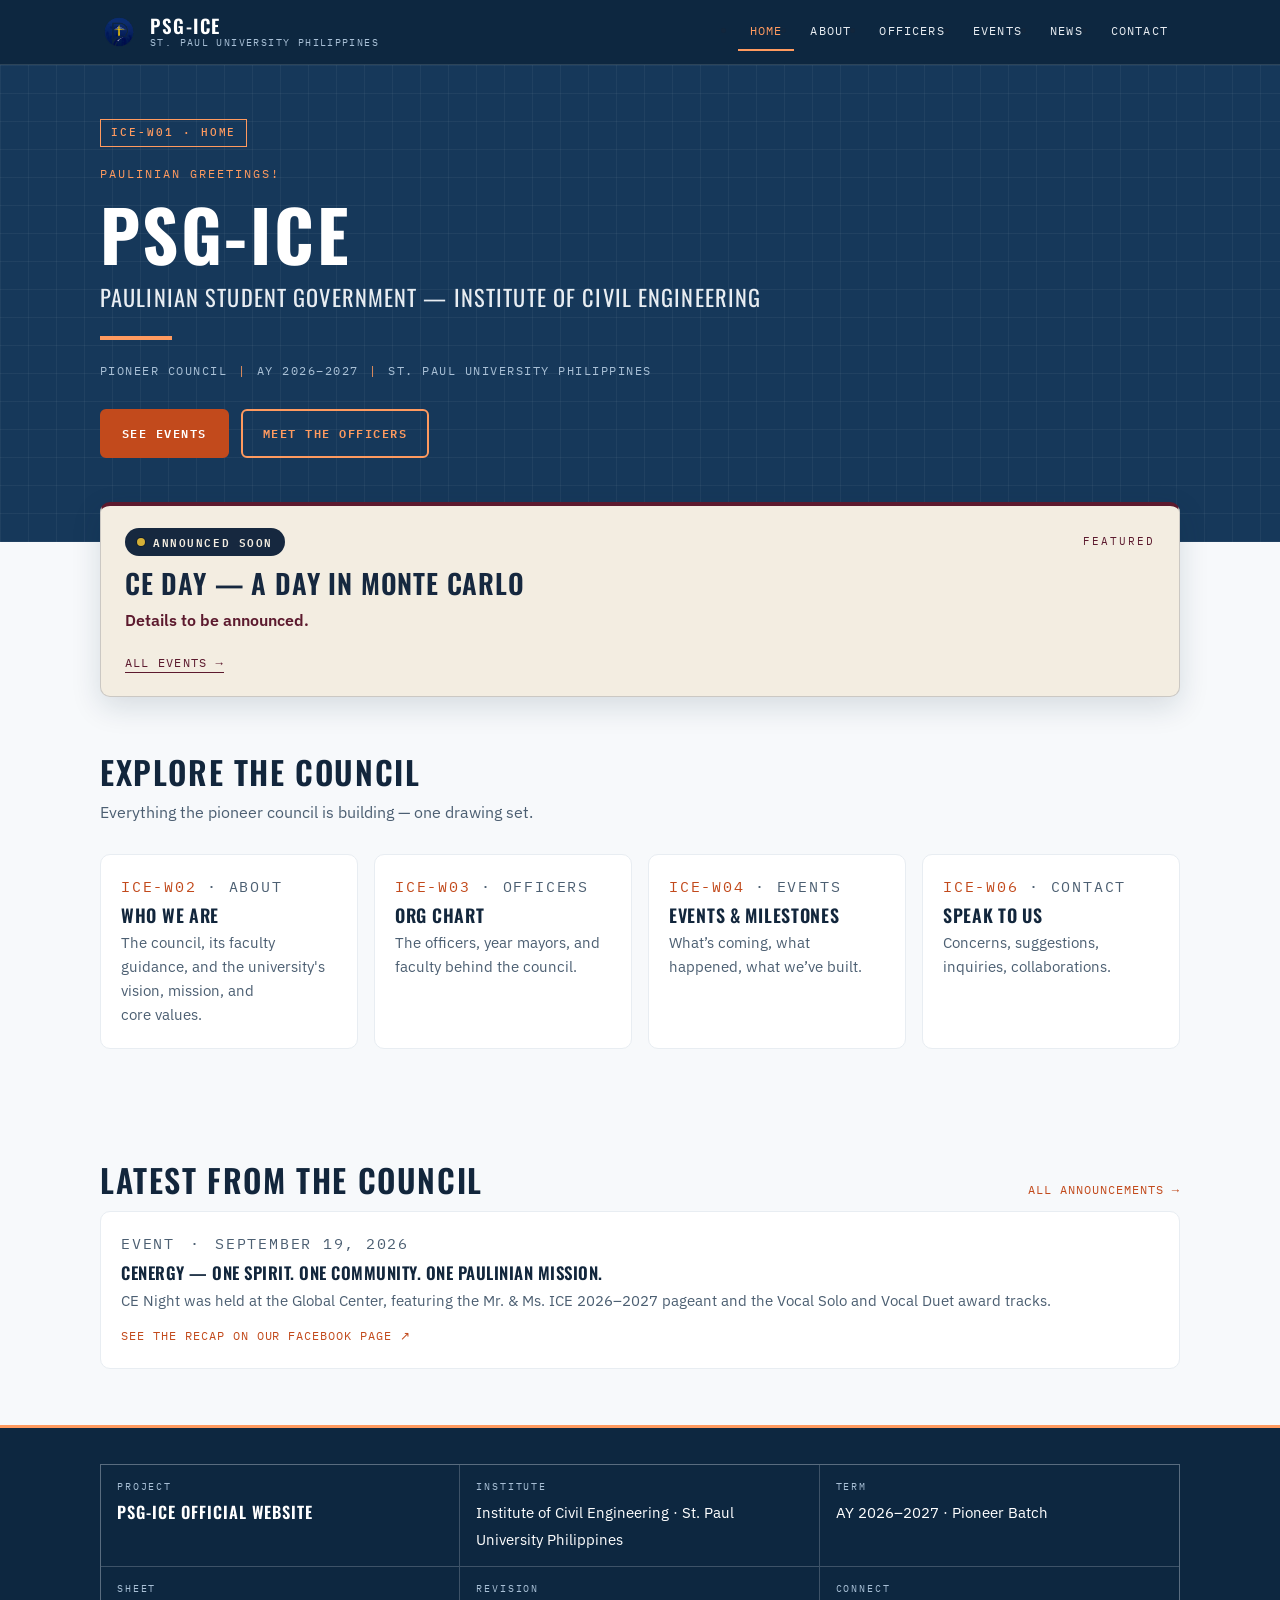
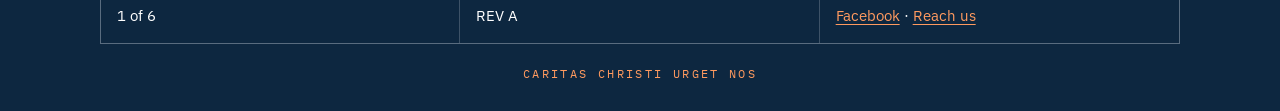
<file: index.html>
<!DOCTYPE html>
<html lang="en">
<head>
  <meta charset="UTF-8">
  <meta name="viewport" content="width=device-width, initial-scale=1">
  <title>PSG-ICE - Paulinian Student Government, Institute of Civil Engineering | SPUP</title>
  <meta name="description" content="Official website of PSG-ICE, the Paulinian Student Government – Institute of Civil Engineering of St. Paul University Philippines. Events, milestones, officers, and announcements of the pioneer council, AY 2026–2027.">
  <script>document.documentElement.classList.add('js');</script>
  <link rel="icon" type="image/png" sizes="32x32" href="assets/img/favicon-32.png">
  <link rel="icon" type="image/png" sizes="192x192" href="assets/img/favicon-192.png">
  <link rel="icon" type="image/png" sizes="512x512" href="assets/img/ice-logo.png">
  <link rel="apple-touch-icon" sizes="180x180" href="assets/img/apple-touch-icon.png">
  <meta property="og:site_name" content="PSG-ICE">
  <meta property="og:type" content="website">
  <meta property="og:title" content="PSG-ICE — Paulinian Student Government, Institute of Civil Engineering | SPUP">
  <meta property="og:description" content="Official website of PSG-ICE, the Paulinian Student Government – Institute of Civil Engineering of St. Paul University Philippines. Events, milestones, officers, and announcements of the pioneer council, AY 2026–2027.">
  <meta name="twitter:card" content="summary">
  <meta name="twitter:title" content="PSG-ICE — Paulinian Student Government, Institute of Civil Engineering | SPUP">
  <meta name="twitter:description" content="Official website of PSG-ICE, the Paulinian Student Government – Institute of Civil Engineering of St. Paul University Philippines. Events, milestones, officers, and announcements of the pioneer council, AY 2026–2027.">
  <link rel="stylesheet" href="assets/css/fonts.css">
  <link rel="stylesheet" href="assets/css/base.css">
  <link rel="stylesheet" href="assets/css/components.css">
  <!-- U+2011 is absent from Oswald's cmap (verified) → plain hyphen + .nowrap.
       No-JS fallback: static nav so navigation never depends on the toggle. -->
  <noscript><style>
    @media (max-width:860px){
      .nav-toggle{display:none}
      .site-nav{display:block;position:static;background:none;border-bottom:0;padding:0}
      .site-nav ul{flex-direction:row;flex-wrap:wrap;gap:2px}
      .site-nav a{padding:6px 8px;font-size:.68rem;border-bottom:0}
    }
  </style></noscript>
  <!-- share:og (static, stamped by tools/stamp-share-tags.py -- do not hand-edit; re-run the tool after changing baseUrl) -->
  <meta property="og:url" content="https://psginstituteofcivilengineering.github.io/index.html">
  <meta property="og:image" content="https://psginstituteofcivilengineering.github.io/assets/img/og-share-1200x630.png">
  <meta property="og:image:width" content="1200">
  <meta property="og:image:height" content="630">
  <meta property="og:image:alt" content="PSG-ICE - Institute of Civil Engineering · St. Paul University Philippines">
  <meta name="twitter:image" content="https://psginstituteofcivilengineering.github.io/assets/img/og-share-1200x630.png">
  <!-- /share:og -->
</head>
<body data-page="home">
  <a class="skip-link" href="#main">Skip to main content</a>

  <header class="site-header on-dark">
    <div class="header-inner">
      <a class="brand" href="index.html">
        <img class="brand-logo" src="assets/img/logo-header-128.png" alt="" width="38" height="38">
        <span class="brand-text">
          <span class="brand-name nowrap">PSG-ICE</span>
          <span class="brand-sub">St. Paul University Philippines</span>
        </span>
      </a>
      <button class="nav-toggle" type="button" aria-expanded="false" aria-controls="site-nav" aria-label="Open menu">&#9776;</button>
      <nav class="site-nav" id="site-nav" aria-label="Primary">
        <ul>
          <li><a href="index.html" aria-current="page">Home</a></li>
          <li><a href="about.html">About</a></li>
          <li><a href="officers.html">Officers</a></li>
          <li><a href="events.html">Events</a></li>
          <li><a href="news.html">News</a></li>
          <li><a href="contact.html">Contact</a></li>
        </ul>
      </nav>
    </div>
  </header>

  <main id="main">
    <section class="hero on-dark">
      <div class="hero-inner">
        <span class="sheet-badge" aria-hidden="true">ICE-W01 &middot; HOME</span>
        <p class="hero-eyebrow">Paulinian greetings!</p>
        <h1 class="nowrap">PSG-ICE</h1>
        <p class="hero-sub">Paulinian Student Government &mdash; Institute of Civil Engineering</p>
        <hr class="hero-rule" aria-hidden="true">
        <p class="hero-meta">Pioneer Council <span class="bar" aria-hidden="true">|</span> AY 2026&ndash;2027 <span class="bar" aria-hidden="true">|</span> St.&nbsp;Paul University Philippines</p>
        <div class="hero-actions">
          <a class="btn btn-primary" href="events.html">See Events</a>
          <a class="btn btn-ghost" href="officers.html">Meet the Officers</a>
        </div>
      </div>
    </section>

    <!-- Featured-event banner: rendered by render.js from events.js
         (same data file as events.html — they can never disagree). -->
    <section class="banner-section" id="event-banner" aria-label="Featured event">
      <noscript><p class="ns-note">The featured-event banner renders from site data. See the <a href="events.html">Events page</a> for the full list.</p></noscript>
    </section>

    <section class="section reveal">
      <div class="section-head">
        <h2>Explore the Council</h2>
      </div>
      <p class="section-lede">Everything the pioneer council is building &mdash; one drawing set.</p>
      <div class="card-grid">
        <a class="card quick-link" href="about.html">
          <p class="mono-label"><span class="card-no" aria-hidden="true">ICE-W02</span> &middot; About</p>
          <h3>Who We Are</h3>
          <p>The council, its faculty guidance, and the university's vision, mission, and core values.</p>
        </a>
        <a class="card quick-link" href="officers.html">
          <p class="mono-label"><span class="card-no" aria-hidden="true">ICE-W03</span> &middot; Officers</p>
          <h3>Org Chart</h3>
          <p>The officers, year mayors, and faculty behind the council.</p>
        </a>
        <a class="card quick-link" href="events.html">
          <p class="mono-label"><span class="card-no" aria-hidden="true">ICE-W04</span> &middot; Events</p>
          <h3>Events &amp; Milestones</h3>
          <p>What&rsquo;s coming, what happened, what we&rsquo;ve built.</p>
        </a>
        <a class="card quick-link" href="contact.html">
          <p class="mono-label"><span class="card-no" aria-hidden="true">ICE-W06</span> &middot; Contact</p>
          <h3>Speak to Us</h3>
          <p>Concerns, suggestions, inquiries, collaborations.</p>
        </a>
      </div>
    </section>

    <section class="section reveal">
      <div class="section-head">
        <h2>Latest from the Council</h2>
        <a class="link-mono" href="news.html">All announcements <span aria-hidden="true">&rarr;</span></a>
      </div>
      <div class="card-grid" id="news-latest">
        <noscript><p class="ns-note">Announcements load from site data &mdash; visit the <a href="news.html">News page</a>.</p></noscript>
      </div>
    </section>
  </main>

  <footer class="titleblock on-dark">
    <div class="titleblock-inner">
      <div class="titleblock-grid">
        <div class="tb-cell">
          <span class="tb-label">Project</span>
          <span class="tb-value tb-value--display">PSG-ICE Official Website</span>
        </div>
        <div class="tb-cell">
          <span class="tb-label">Institute</span>
          <span class="tb-value">Institute of Civil Engineering &middot; St. Paul University Philippines</span>
        </div>
        <div class="tb-cell">
          <span class="tb-label">Term</span>
          <span class="tb-value">AY 2026&ndash;2027 &middot; Pioneer Batch</span>
        </div>
        <div class="tb-cell">
          <span class="tb-label">Sheet</span>
          <span class="tb-value">1 of 6</span>
        </div>
        <div class="tb-cell">
          <span class="tb-label">Revision</span>
          <span class="tb-value">REV A</span>
        </div>
        <div class="tb-cell">
          <span class="tb-label">Connect</span>
          <span class="tb-value"><a href="https://www.facebook.com/spupice" target="_blank" rel="noopener noreferrer">Facebook</a><span class="dot-sep" aria-hidden="true">&middot;</span><a href="contact.html">Reach us</a></span>
        </div>
      </div>
      <p class="titleblock-motto">Caritas Christi Urget Nos</p>
    </div>
  </footer>

  <script src="assets/js/data/events.js"></script>
  <script src="assets/js/data/news.js"></script>
  <script src="assets/js/data/site-config.js"></script>
  <script src="assets/js/render.js"></script>
  <script src="assets/js/nav.js"></script>
</body>
</html>
</file>
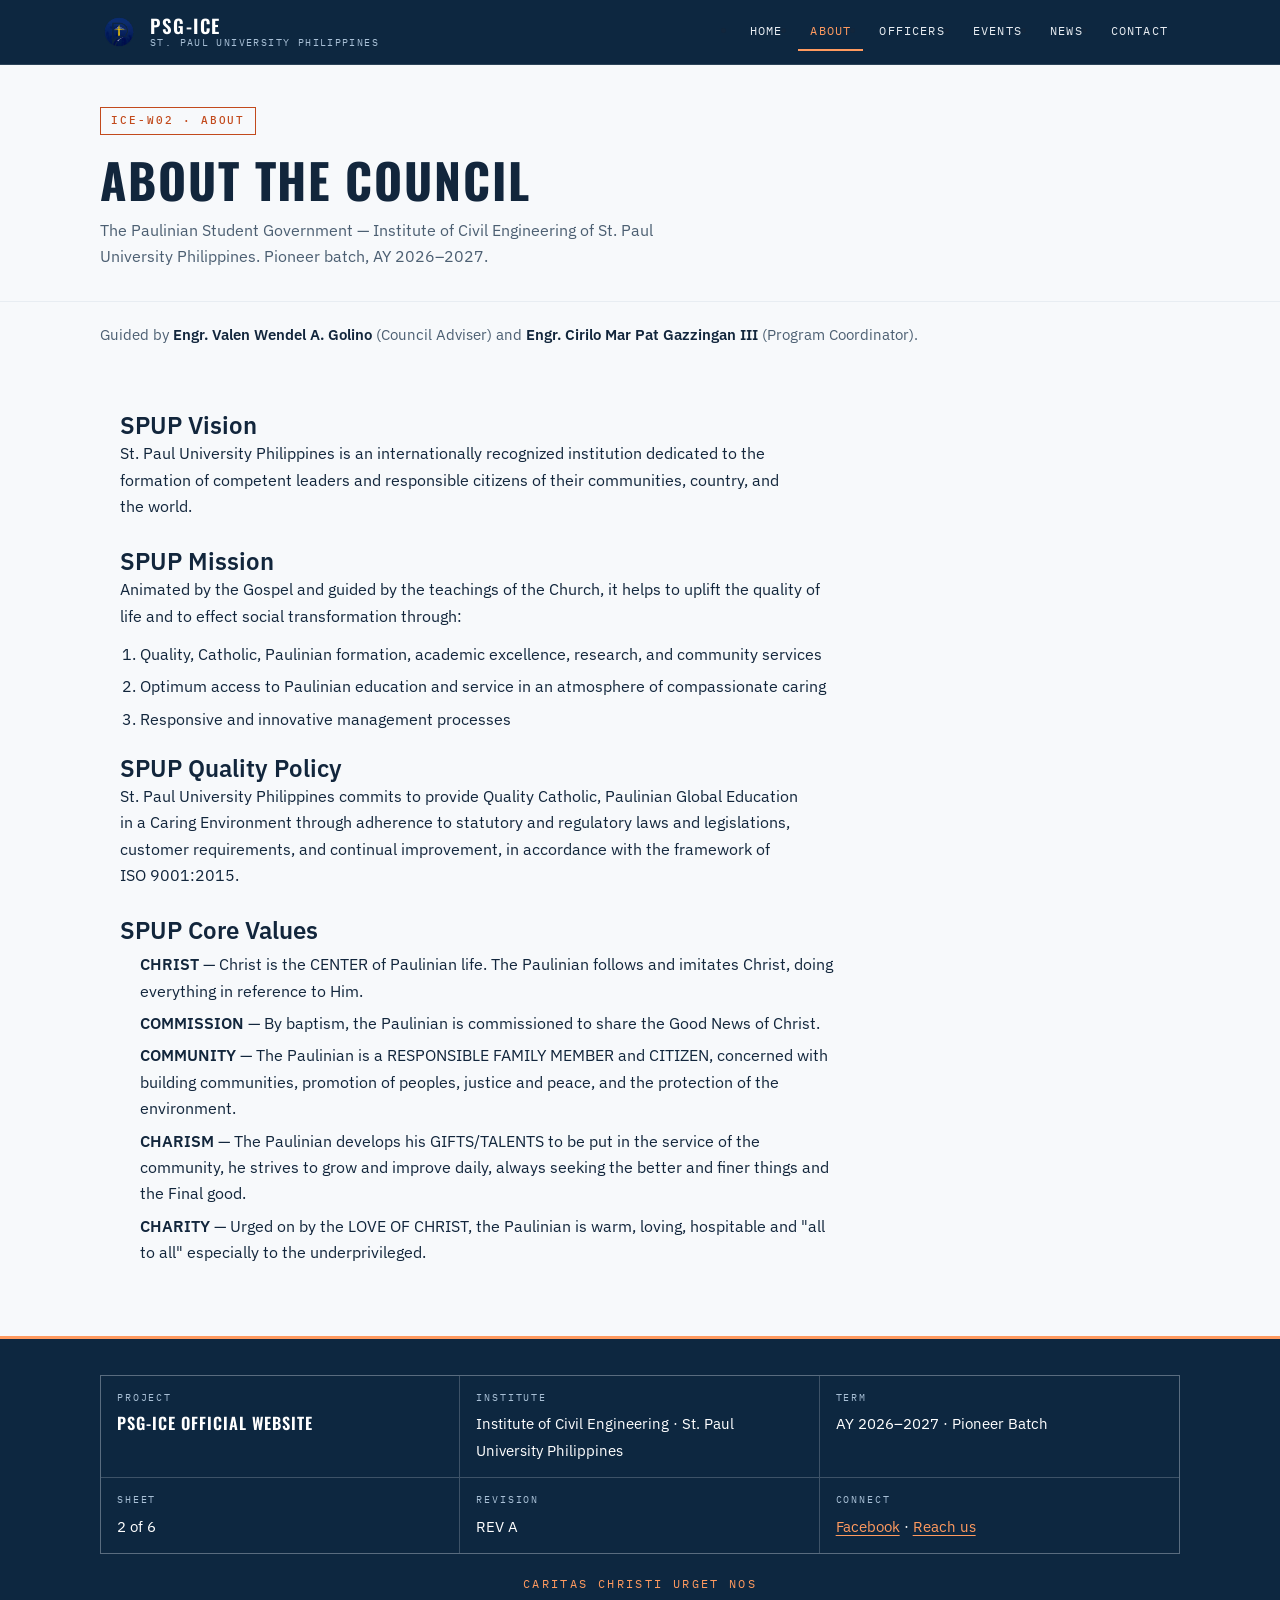
<file: about.html>
<!DOCTYPE html>
<html lang="en">
<head>
  <meta charset="UTF-8">
  <meta name="viewport" content="width=device-width, initial-scale=1">
  <title>About — PSG-ICE | Paulinian Student Government, Institute of Civil Engineering</title>
  <meta name="description" content="About PSG-ICE, the Paulinian Student Government – Institute of Civil Engineering of St. Paul University Philippines: the pioneer council of AY 2026–2027 and the faculty guiding it.">
  <script>document.documentElement.classList.add('js');</script>
  <style>html.wait body{visibility:hidden}</style>
  <script>
    /* Prevents layout shift: render.js builds the page content, so the first
       paint would otherwise show an empty shell and then jump. Hidden only
       while the 'wait' class is set, and 'wait' is only ever added when the
       'js' class above is present — so with JavaScript off the page is fully
       visible and the <noscript> notes below still show. */
    (function () {
      var de = document.documentElement;
      if (de.className.indexOf('js') === -1) { return; }
      de.className += ' wait';
      /* Failsafe armed here, in the head, so it still fires if a render
         script never loads: worst case the page reveals alone after 2.5 s
         rather than staying hidden. */
      setTimeout(function () { de.className = de.className.replace(/(^|\s)wait(\s|$)/, ' '); }, 2500);
    })();
  </script>
  <link rel="icon" type="image/png" sizes="32x32" href="assets/img/favicon-32.png">
  <link rel="icon" type="image/png" sizes="192x192" href="assets/img/favicon-192.png">
  <link rel="icon" type="image/png" sizes="512x512" href="assets/img/ice-logo.png">
  <link rel="apple-touch-icon" sizes="180x180" href="assets/img/apple-touch-icon.png">
  <meta property="og:site_name" content="PSG-ICE">
  <meta property="og:type" content="website">
  <meta property="og:title" content="About — PSG-ICE | Paulinian Student Government, Institute of Civil Engineering">
  <meta property="og:description" content="About PSG-ICE, the Paulinian Student Government – Institute of Civil Engineering of St. Paul University Philippines: the pioneer council of AY 2026–2027 and the faculty guiding it.">
  <meta name="twitter:card" content="summary">
  <meta name="twitter:title" content="About — PSG-ICE | Paulinian Student Government, Institute of Civil Engineering">
  <meta name="twitter:description" content="About PSG-ICE, the Paulinian Student Government – Institute of Civil Engineering of St. Paul University Philippines: the pioneer council of AY 2026–2027 and the faculty guiding it.">
  <link rel="stylesheet" href="assets/css/fonts.css">
  <link rel="stylesheet" href="assets/css/base.css">
  <link rel="stylesheet" href="assets/css/components.css">
  <noscript><style>
    @media (max-width:860px){
      .nav-toggle{display:none}
      .site-nav{display:block;position:static;background:none;border-bottom:0;padding:0}
      .site-nav ul{flex-direction:row;flex-wrap:wrap;gap:2px}
      .site-nav a{padding:6px 8px;font-size:.68rem;border-bottom:0}
    }
  </style></noscript>
  <!-- share:og (static, stamped by tools/stamp-share-tags.py -- do not hand-edit; re-run the tool after changing baseUrl) -->
  <meta property="og:url" content="https://psginstituteofcivilengineering.github.io/about.html">
  <meta property="og:image" content="https://psginstituteofcivilengineering.github.io/assets/img/og-share-1200x630.png">
  <meta property="og:image:width" content="1200">
  <meta property="og:image:height" content="630">
  <meta property="og:image:alt" content="PSG-ICE - Institute of Civil Engineering · St. Paul University Philippines">
  <meta name="twitter:image" content="https://psginstituteofcivilengineering.github.io/assets/img/og-share-1200x630.png">
  <!-- /share:og -->
</head>
<body data-page="about">
  <a class="skip-link" href="#main">Skip to main content</a>

  <header class="site-header on-dark">
    <div class="header-inner">
      <a class="brand" href="index.html">
        <img class="brand-logo" src="assets/img/logo-header-128.png" alt="" width="38" height="38">
        <span class="brand-text">
          <span class="brand-name nowrap">PSG-ICE</span>
          <span class="brand-sub">St. Paul University Philippines</span>
        </span>
      </a>
      <button class="nav-toggle" type="button" aria-expanded="false" aria-controls="site-nav" aria-label="Open menu">&#9776;</button>
      <nav class="site-nav" id="site-nav" aria-label="Primary">
        <ul>
          <li><a href="index.html">Home</a></li>
          <li><a href="about.html" aria-current="page">About</a></li>
          <li><a href="officers.html">Officers</a></li>
          <li><a href="events.html">Events</a></li>
          <li><a href="news.html">News</a></li>
          <li><a href="contact.html">Contact</a></li>
        </ul>
      </nav>
    </div>
  </header>

  <main id="main">
    <section class="page-head">
      <div class="page-head-inner">
        <span class="sheet-badge sheet-badge--light" aria-hidden="true">ICE-W02 &middot; ABOUT</span>
        <h1>About the Council</h1>
        <p class="lede">The Paulinian Student Government &mdash; Institute of Civil Engineering of St.&nbsp;Paul University Philippines. Pioneer batch, AY 2026&ndash;2027.</p>
      </div>
    </section>

    <div class="guided-by-wrap">
      <p class="guided-by" id="guided-by" hidden></p>
    </div>

    <!-- Vision / Mission / Core Values / Pioneer Story render here ONLY
         when supplied in assets/js/data/about.js. Empty = nothing shows. -->
    <section class="section">
      <div id="about-blocks"></div>
      <noscript><p class="ns-note">Council profile text is managed as site data (<code>assets/js/data/about.js</code>). Enable JavaScript to view it.</p></noscript>
    </section>
  </main>

  <footer class="titleblock on-dark">
    <div class="titleblock-inner">
      <div class="titleblock-grid">
        <div class="tb-cell">
          <span class="tb-label">Project</span>
          <span class="tb-value tb-value--display">PSG-ICE Official Website</span>
        </div>
        <div class="tb-cell">
          <span class="tb-label">Institute</span>
          <span class="tb-value">Institute of Civil Engineering &middot; St. Paul University Philippines</span>
        </div>
        <div class="tb-cell">
          <span class="tb-label">Term</span>
          <span class="tb-value">AY 2026&ndash;2027 &middot; Pioneer Batch</span>
        </div>
        <div class="tb-cell">
          <span class="tb-label">Sheet</span>
          <span class="tb-value">2 of 6</span>
        </div>
        <div class="tb-cell">
          <span class="tb-label">Revision</span>
          <span class="tb-value">REV A</span>
        </div>
        <div class="tb-cell">
          <span class="tb-label">Connect</span>
          <span class="tb-value"><a href="https://www.facebook.com/spupice" target="_blank" rel="noopener noreferrer">Facebook</a><span class="dot-sep" aria-hidden="true">&middot;</span><a href="contact.html">Reach us</a></span>
        </div>
      </div>
      <p class="titleblock-motto">Caritas Christi Urget Nos</p>
    </div>
  </footer>

  <script src="assets/js/data/officers.js"></script>
  <script src="assets/js/data/about.js"></script>
  <script src="assets/js/data/site-config.js"></script>
  <script src="assets/js/render.js"></script>
  <script src="assets/js/nav.js"></script>
  <script>
    /* Content is built (this runs after render.js and nav.js). Reveal once the
       webfonts have settled too, so text does not reflow in view; the head
       failsafe above still caps the wait at 2.5s. */
    (function () {
      var de = document.documentElement;
      function go() { de.className = de.className.replace(/(^|\s)wait(\s|$)/, ' '); }
      if (document.fonts && document.fonts.ready && document.fonts.ready.then) {
        document.fonts.ready.then(go);
        setTimeout(go, 1200);
      } else { go(); }
    })();
  </script>
</body>
</html>
</file>
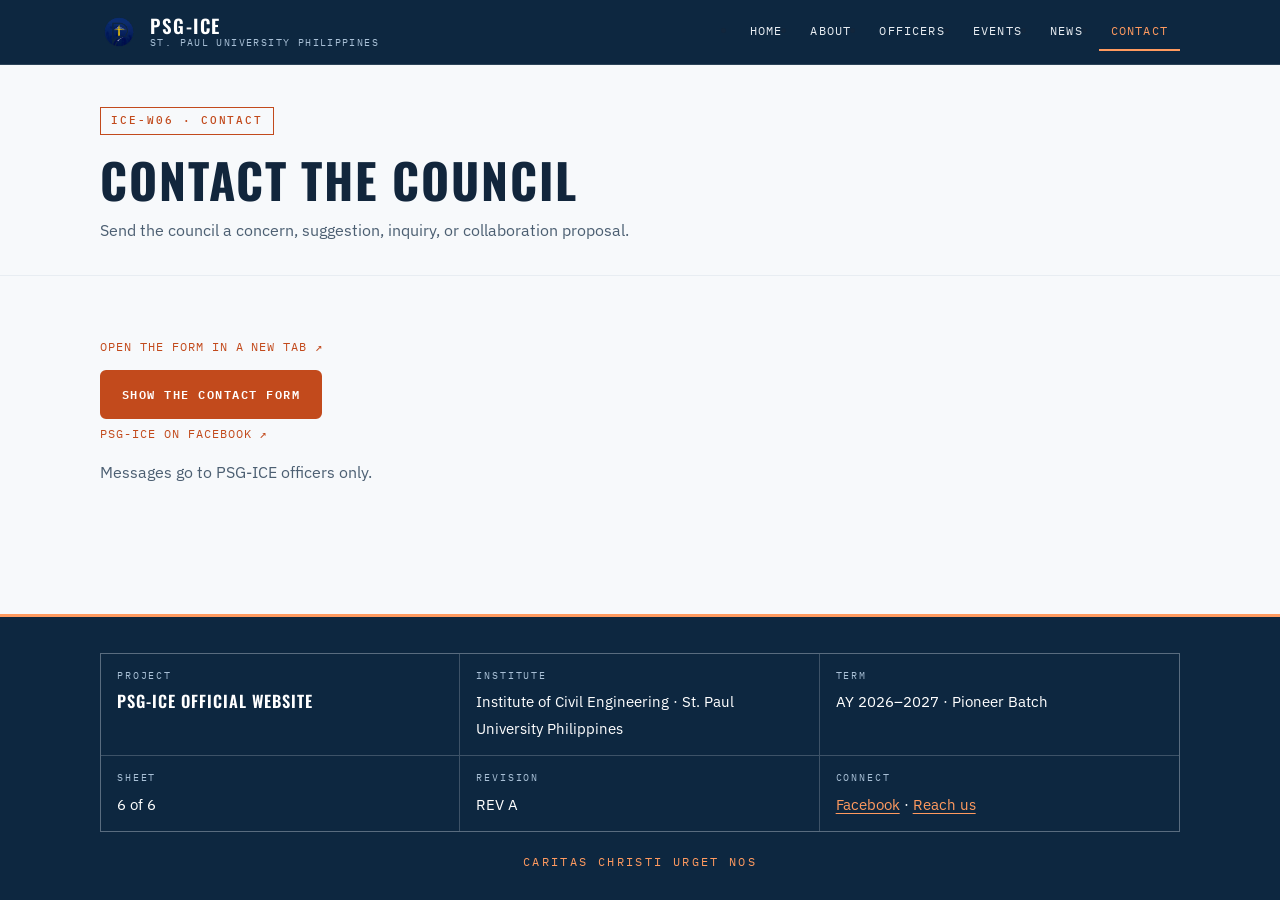
<file: contact.html>
<!DOCTYPE html>
<html lang="en">
<head>
  <meta charset="UTF-8">
  <meta name="viewport" content="width=device-width, initial-scale=1">
  <title>Contact — PSG-ICE | Paulinian Student Government, Institute of Civil Engineering</title>
  <meta name="description" content="Contact PSG-ICE, the Paulinian Student Government – Institute of Civil Engineering of St. Paul University Philippines: concerns, suggestions, inquiries, and collaborations.">
  <script>document.documentElement.classList.add('js');</script>
  <link rel="icon" type="image/png" sizes="32x32" href="assets/img/favicon-32.png">
  <link rel="icon" type="image/png" sizes="192x192" href="assets/img/favicon-192.png">
  <link rel="icon" type="image/png" sizes="512x512" href="assets/img/ice-logo.png">
  <link rel="apple-touch-icon" sizes="180x180" href="assets/img/apple-touch-icon.png">
  <meta property="og:site_name" content="PSG-ICE">
  <meta property="og:type" content="website">
  <meta property="og:title" content="Contact — PSG-ICE | Paulinian Student Government, Institute of Civil Engineering">
  <meta property="og:description" content="Contact PSG-ICE, the Paulinian Student Government – Institute of Civil Engineering of St. Paul University Philippines: concerns, suggestions, inquiries, and collaborations.">
  <meta name="twitter:card" content="summary">
  <meta name="twitter:title" content="Contact — PSG-ICE | Paulinian Student Government, Institute of Civil Engineering">
  <meta name="twitter:description" content="Contact PSG-ICE, the Paulinian Student Government – Institute of Civil Engineering of St. Paul University Philippines: concerns, suggestions, inquiries, and collaborations.">
  <link rel="stylesheet" href="assets/css/fonts.css">
  <link rel="stylesheet" href="assets/css/base.css">
  <link rel="stylesheet" href="assets/css/components.css">
  <noscript><style>
    @media (max-width:860px){
      .nav-toggle{display:none}
      .site-nav{display:block;position:static;background:none;border-bottom:0;padding:0}
      .site-nav ul{flex-direction:row;flex-wrap:wrap;gap:2px}
      .site-nav a{padding:6px 8px;font-size:.68rem;border-bottom:0}
    }
  </style></noscript>
  <!-- share:og (static, stamped by tools/stamp-share-tags.py -- do not hand-edit; re-run the tool after changing baseUrl) -->
  <meta property="og:url" content="https://psginstituteofcivilengineering.github.io/contact.html">
  <meta property="og:image" content="https://psginstituteofcivilengineering.github.io/assets/img/og-share-1200x630.png">
  <meta property="og:image:width" content="1200">
  <meta property="og:image:height" content="630">
  <meta property="og:image:alt" content="PSG-ICE - Institute of Civil Engineering · St. Paul University Philippines">
  <meta name="twitter:image" content="https://psginstituteofcivilengineering.github.io/assets/img/og-share-1200x630.png">
  <!-- /share:og -->
</head>
<body data-page="contact">
  <a class="skip-link" href="#main">Skip to main content</a>

  <header class="site-header on-dark">
    <div class="header-inner">
      <a class="brand" href="index.html">
        <img class="brand-logo" src="assets/img/logo-header-128.png" alt="" width="38" height="38">
        <span class="brand-text">
          <span class="brand-name nowrap">PSG-ICE</span>
          <span class="brand-sub">St. Paul University Philippines</span>
        </span>
      </a>
      <button class="nav-toggle" type="button" aria-expanded="false" aria-controls="site-nav" aria-label="Open menu">&#9776;</button>
      <nav class="site-nav" id="site-nav" aria-label="Primary">
        <ul>
          <li><a href="index.html">Home</a></li>
          <li><a href="about.html">About</a></li>
          <li><a href="officers.html">Officers</a></li>
          <li><a href="events.html">Events</a></li>
          <li><a href="news.html">News</a></li>
          <li><a href="contact.html" aria-current="page">Contact</a></li>
        </ul>
      </nav>
    </div>
  </header>

  <main id="main">
    <section class="page-head">
      <div class="page-head-inner">
        <span class="sheet-badge sheet-badge--light" aria-hidden="true">ICE-W06 &middot; CONTACT</span>
        <h1>Contact the Council</h1>
        <p class="lede">Send the council a concern, suggestion, inquiry, or collaboration proposal.</p>
      </div>
    </section>

    <section class="section">
      <!-- Tally embed + "open in new tab" fallback render here ONLY when
           contact.js carries a form URL. Empty URL = nothing renders. -->
      <div id="contact-form-area" hidden></div>
      <noscript><p class="contact-fallback"><a class="link-mono" href="https://tally.so/r/ODv0L7" target="_blank" rel="noopener noreferrer">Open the form in a new tab <span aria-hidden="true">&#8599;</span></a></p></noscript>
      <p><a class="link-mono" href="https://www.facebook.com/spupice" target="_blank" rel="noopener noreferrer">PSG-ICE on Facebook <span aria-hidden="true">&#8599;</span></a></p>
      <p class="contact-scope">Messages go to PSG-ICE officers only.</p>
    </section>
  </main>

  <footer class="titleblock on-dark">
    <div class="titleblock-inner">
      <div class="titleblock-grid">
        <div class="tb-cell">
          <span class="tb-label">Project</span>
          <span class="tb-value tb-value--display">PSG-ICE Official Website</span>
        </div>
        <div class="tb-cell">
          <span class="tb-label">Institute</span>
          <span class="tb-value">Institute of Civil Engineering &middot; St. Paul University Philippines</span>
        </div>
        <div class="tb-cell">
          <span class="tb-label">Term</span>
          <span class="tb-value">AY 2026&ndash;2027 &middot; Pioneer Batch</span>
        </div>
        <div class="tb-cell">
          <span class="tb-label">Sheet</span>
          <span class="tb-value">6 of 6</span>
        </div>
        <div class="tb-cell">
          <span class="tb-label">Revision</span>
          <span class="tb-value">REV A</span>
        </div>
        <div class="tb-cell">
          <span class="tb-label">Connect</span>
          <span class="tb-value"><a href="https://www.facebook.com/spupice" target="_blank" rel="noopener noreferrer">Facebook</a><span class="dot-sep" aria-hidden="true">&middot;</span><a href="contact.html">Reach us</a></span>
        </div>
      </div>
      <p class="titleblock-motto">Caritas Christi Urget Nos</p>
    </div>
  </footer>

  <script src="assets/js/data/contact.js"></script>
  <script src="assets/js/data/site-config.js"></script>
  <script src="assets/js/render.js"></script>
  <script src="assets/js/nav.js"></script>
</body>
</html>
</file>
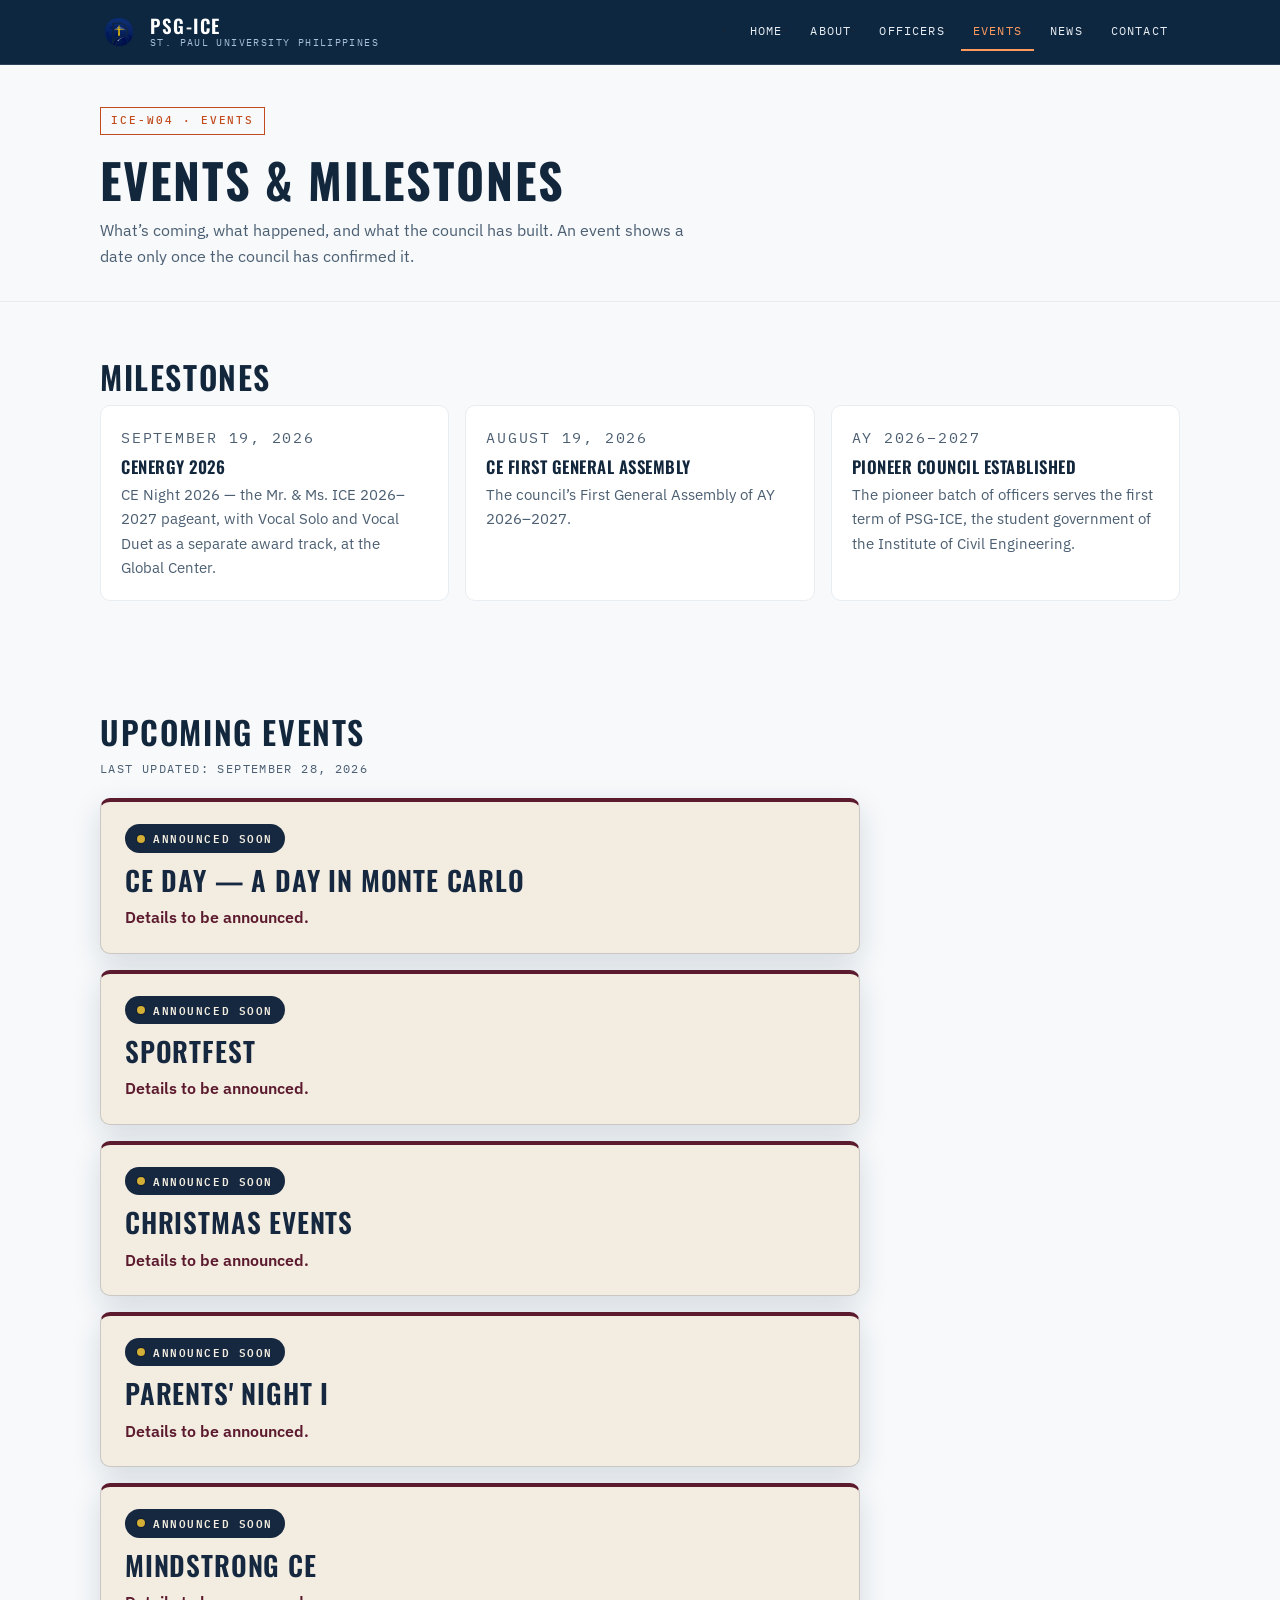
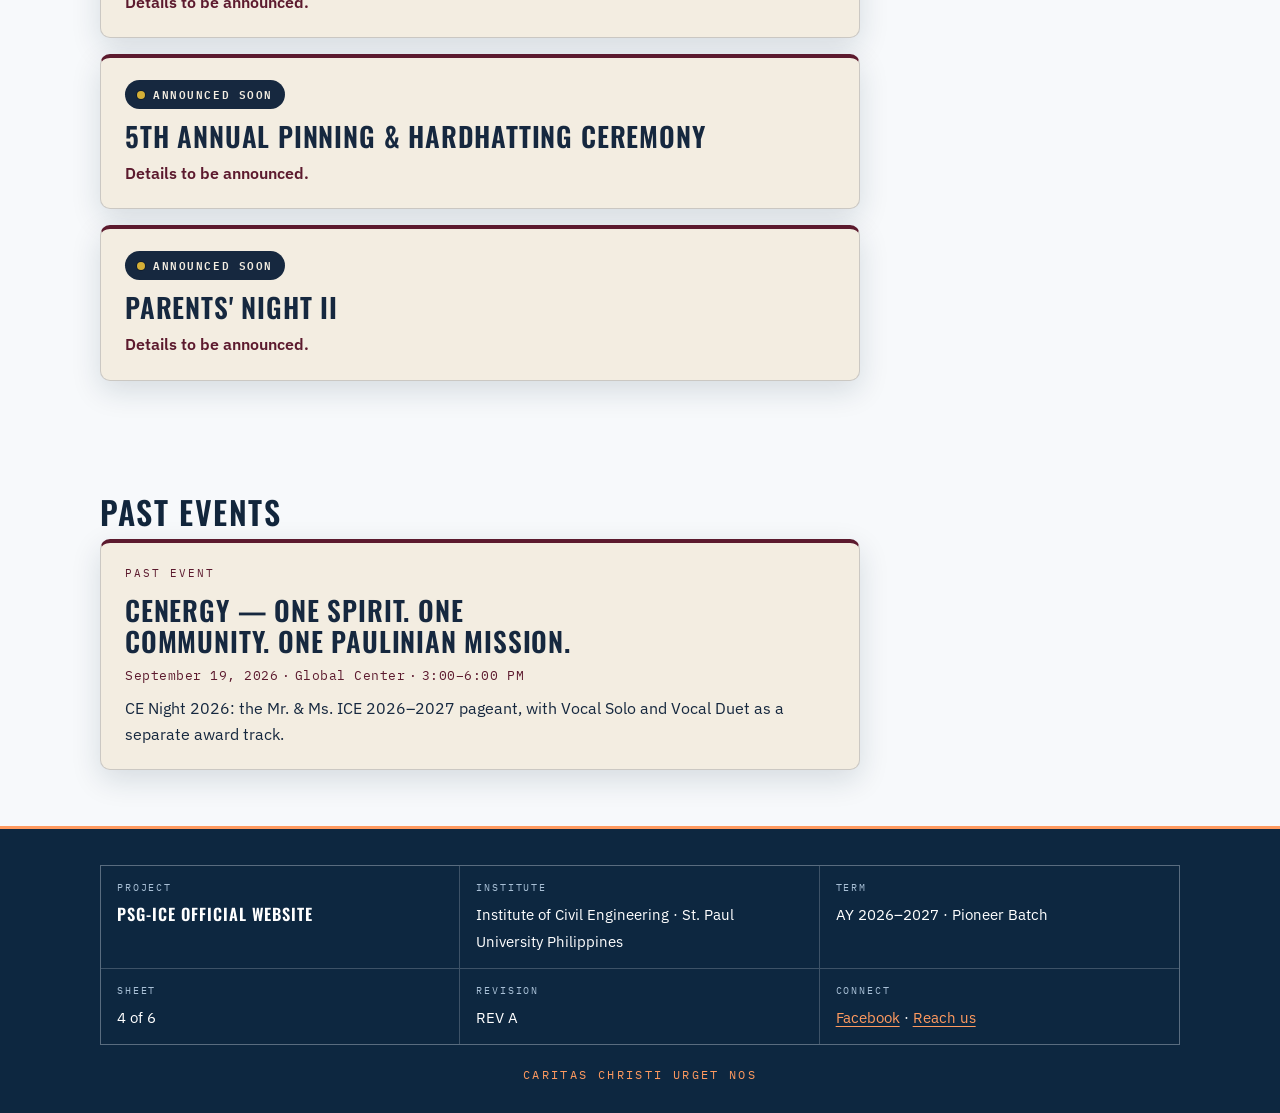
<file: events.html>
<!DOCTYPE html>
<html lang="en">
<head>
  <meta charset="UTF-8">
  <meta name="viewport" content="width=device-width, initial-scale=1">
  <title>Events &amp; Milestones — PSG-ICE | Paulinian Student Government, Institute of Civil Engineering</title>
  <meta name="description" content="Events and milestones of PSG-ICE, the Paulinian Student Government – Institute of Civil Engineering of St. Paul University Philippines. Dates appear only once confirmed by the council.">
  <script>document.documentElement.classList.add('js');</script>
  <style>html.wait body{visibility:hidden}</style>
  <script>
    /* Prevents layout shift: render.js builds the page content, so the first
       paint would otherwise show an empty shell and then jump. Hidden only
       while the 'wait' class is set, and 'wait' is only ever added when the
       'js' class above is present — so with JavaScript off the page is fully
       visible and the <noscript> notes below still show. */
    (function () {
      var de = document.documentElement;
      if (de.className.indexOf('js') === -1) { return; }
      de.className += ' wait';
      /* Failsafe armed here, in the head, so it still fires if a render
         script never loads: worst case the page reveals alone after 2.5 s
         rather than staying hidden. */
      setTimeout(function () { de.className = de.className.replace(/(^|\s)wait(\s|$)/, ' '); }, 2500);
    })();
  </script>
  <link rel="icon" type="image/png" sizes="32x32" href="assets/img/favicon-32.png">
  <link rel="icon" type="image/png" sizes="192x192" href="assets/img/favicon-192.png">
  <link rel="icon" type="image/png" sizes="512x512" href="assets/img/ice-logo.png">
  <link rel="apple-touch-icon" sizes="180x180" href="assets/img/apple-touch-icon.png">
  <meta property="og:site_name" content="PSG-ICE">
  <meta property="og:type" content="website">
  <meta property="og:title" content="Events &amp; Milestones — PSG-ICE | Paulinian Student Government, Institute of Civil Engineering">
  <meta property="og:description" content="Events and milestones of PSG-ICE, the Paulinian Student Government – Institute of Civil Engineering of St. Paul University Philippines. Dates appear only once confirmed by the council.">
  <meta name="twitter:card" content="summary">
  <meta name="twitter:title" content="Events &amp; Milestones — PSG-ICE | Paulinian Student Government, Institute of Civil Engineering">
  <meta name="twitter:description" content="Events and milestones of PSG-ICE, the Paulinian Student Government – Institute of Civil Engineering of St. Paul University Philippines. Dates appear only once confirmed by the council.">
  <link rel="stylesheet" href="assets/css/fonts.css">
  <link rel="stylesheet" href="assets/css/base.css">
  <link rel="stylesheet" href="assets/css/components.css">
  <noscript><style>
    @media (max-width:860px){
      .nav-toggle{display:none}
      .site-nav{display:block;position:static;background:none;border-bottom:0;padding:0}
      .site-nav ul{flex-direction:row;flex-wrap:wrap;gap:2px}
      .site-nav a{padding:6px 8px;font-size:.68rem;border-bottom:0}
    }
  </style></noscript>
  <!-- share:og (static, stamped by tools/stamp-share-tags.py -- do not hand-edit; re-run the tool after changing baseUrl) -->
  <meta property="og:url" content="https://psginstituteofcivilengineering.github.io/events.html">
  <meta property="og:image" content="https://psginstituteofcivilengineering.github.io/assets/img/og-share-1200x630.png">
  <meta property="og:image:width" content="1200">
  <meta property="og:image:height" content="630">
  <meta property="og:image:alt" content="PSG-ICE - Institute of Civil Engineering · St. Paul University Philippines">
  <meta name="twitter:image" content="https://psginstituteofcivilengineering.github.io/assets/img/og-share-1200x630.png">
  <!-- /share:og -->
</head>
<body data-page="events">
  <a class="skip-link" href="#main">Skip to main content</a>

  <header class="site-header on-dark">
    <div class="header-inner">
      <a class="brand" href="index.html">
        <img class="brand-logo" src="assets/img/logo-header-128.png" alt="" width="38" height="38">
        <span class="brand-text">
          <span class="brand-name nowrap">PSG-ICE</span>
          <span class="brand-sub">St. Paul University Philippines</span>
        </span>
      </a>
      <button class="nav-toggle" type="button" aria-expanded="false" aria-controls="site-nav" aria-label="Open menu">&#9776;</button>
      <nav class="site-nav" id="site-nav" aria-label="Primary">
        <ul>
          <li><a href="index.html">Home</a></li>
          <li><a href="about.html">About</a></li>
          <li><a href="officers.html">Officers</a></li>
          <li><a href="events.html" aria-current="page">Events</a></li>
          <li><a href="news.html">News</a></li>
          <li><a href="contact.html">Contact</a></li>
        </ul>
      </nav>
    </div>
  </header>

  <main id="main">
    <section class="page-head">
      <div class="page-head-inner">
        <span class="sheet-badge sheet-badge--light" aria-hidden="true">ICE-W04 &middot; EVENTS</span>
        <h1>Events &amp; Milestones</h1>
        <p class="lede">What&rsquo;s coming, what happened, and what the council has built. An event shows a date only once the council has confirmed it.</p>
      </div>
    </section>

    <!-- Self-contained milestones block: liftable to accomplishments.html
         (badge ICE-W07) with zero rework once entries reach 6. -->
    <section class="section" id="milestones-section">
      <div class="section-head">
        <h2>Milestones</h2>
      </div>
      <div class="card-grid" id="milestones"></div>
      <noscript><p class="ns-note">Milestones render from site data (<code>assets/js/data/milestones.js</code>). Enable JavaScript to view them.</p></noscript>
    </section>

    <section class="section">
      <div class="section-head">
        <h2>Upcoming Events</h2>
      </div>
      <p class="mono-label events-updated" id="events-updated"></p>
      <div class="event-stack" id="events-upcoming"></div>
      <noscript><p class="ns-note">Events render from site data (<code>assets/js/data/events.js</code>). Enable JavaScript to view them.</p></noscript>
    </section>

    <section class="section">
      <div class="section-head">
        <h2>Past Events</h2>
      </div>
      <div class="event-stack" id="events-archive"></div>
    </section>
  </main>

  <footer class="titleblock on-dark">
    <div class="titleblock-inner">
      <div class="titleblock-grid">
        <div class="tb-cell">
          <span class="tb-label">Project</span>
          <span class="tb-value tb-value--display">PSG-ICE Official Website</span>
        </div>
        <div class="tb-cell">
          <span class="tb-label">Institute</span>
          <span class="tb-value">Institute of Civil Engineering &middot; St. Paul University Philippines</span>
        </div>
        <div class="tb-cell">
          <span class="tb-label">Term</span>
          <span class="tb-value">AY 2026&ndash;2027 &middot; Pioneer Batch</span>
        </div>
        <div class="tb-cell">
          <span class="tb-label">Sheet</span>
          <span class="tb-value">4 of 6</span>
        </div>
        <div class="tb-cell">
          <span class="tb-label">Revision</span>
          <span class="tb-value">REV A</span>
        </div>
        <div class="tb-cell">
          <span class="tb-label">Connect</span>
          <span class="tb-value"><a href="https://www.facebook.com/spupice" target="_blank" rel="noopener noreferrer">Facebook</a><span class="dot-sep" aria-hidden="true">&middot;</span><a href="contact.html">Reach us</a></span>
        </div>
      </div>
      <p class="titleblock-motto">Caritas Christi Urget Nos</p>
    </div>
  </footer>

  <script src="assets/js/data/events.js"></script>
  <script src="assets/js/data/milestones.js"></script>
  <script src="assets/js/data/site-config.js"></script>
  <script src="assets/js/render.js"></script>
  <script src="assets/js/nav.js"></script>
  <script>
    /* Content is built (this runs after render.js and nav.js). Reveal once the
       webfonts have settled too, so text does not reflow in view; the head
       failsafe above still caps the wait at 2.5s. */
    (function () {
      var de = document.documentElement;
      function go() { de.className = de.className.replace(/(^|\s)wait(\s|$)/, ' '); }
      if (document.fonts && document.fonts.ready && document.fonts.ready.then) {
        document.fonts.ready.then(go);
        setTimeout(go, 1200);
      } else { go(); }
    })();
  </script>
</body>
</html>
</file>
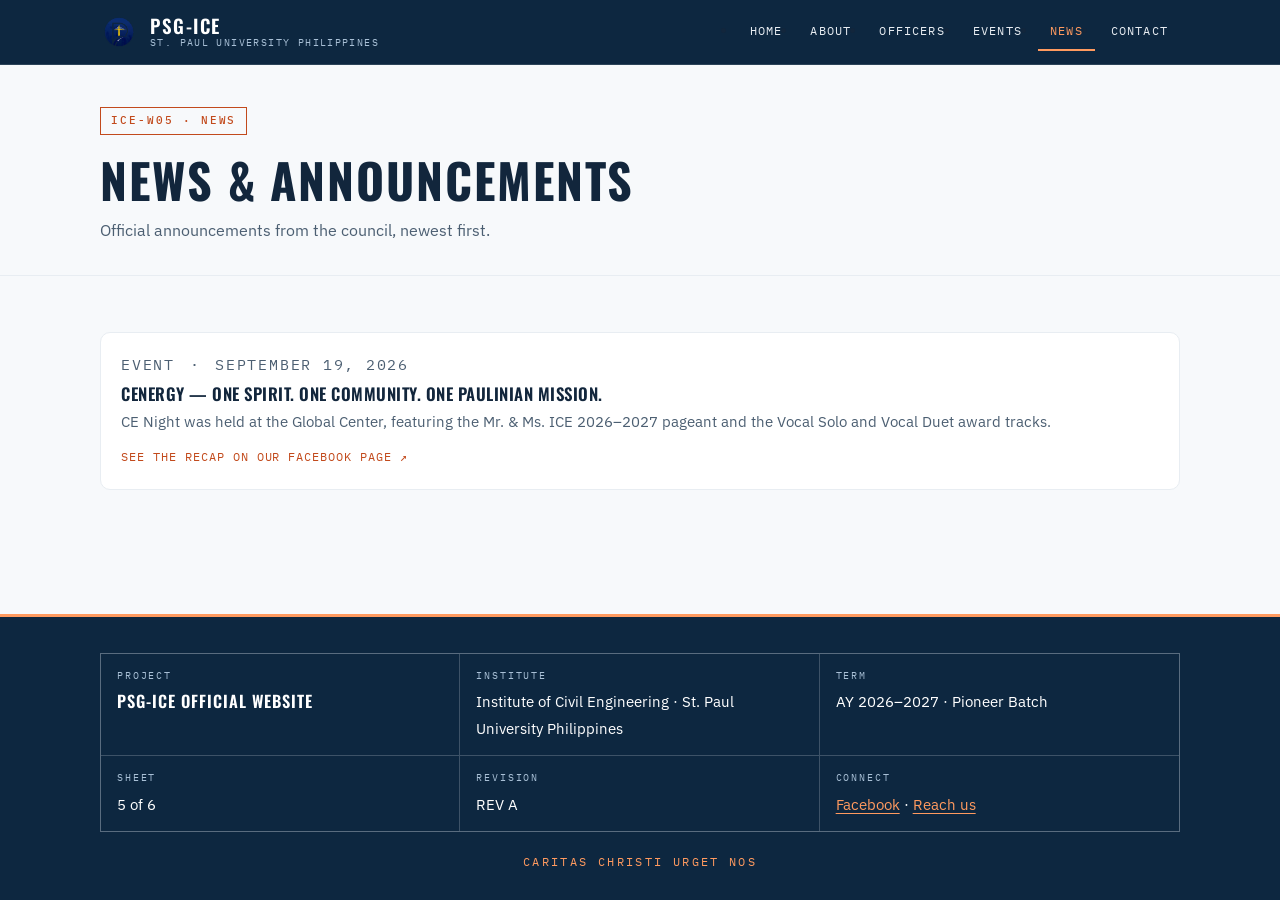
<file: news.html>
<!DOCTYPE html>
<html lang="en">
<head>
  <meta charset="UTF-8">
  <meta name="viewport" content="width=device-width, initial-scale=1">
  <title>News &amp; Announcements — PSG-ICE | Paulinian Student Government, Institute of Civil Engineering</title>
  <meta name="description" content="Official announcements from PSG-ICE, the Paulinian Student Government – Institute of Civil Engineering of St. Paul University Philippines, newest first.">
  <script>document.documentElement.classList.add('js');</script>
  <style>html.wait body{visibility:hidden}</style>
  <script>
    /* Prevents layout shift: render.js builds the page content, so the first
       paint would otherwise show an empty shell and then jump. Hidden only
       while the 'wait' class is set, and 'wait' is only ever added when the
       'js' class above is present — so with JavaScript off the page is fully
       visible and the <noscript> notes below still show. */
    (function () {
      var de = document.documentElement;
      if (de.className.indexOf('js') === -1) { return; }
      de.className += ' wait';
      /* Failsafe armed here, in the head, so it still fires if a render
         script never loads: worst case the page reveals alone after 2.5 s
         rather than staying hidden. */
      setTimeout(function () { de.className = de.className.replace(/(^|\s)wait(\s|$)/, ' '); }, 2500);
    })();
  </script>
  <link rel="icon" type="image/png" sizes="32x32" href="assets/img/favicon-32.png">
  <link rel="icon" type="image/png" sizes="192x192" href="assets/img/favicon-192.png">
  <link rel="icon" type="image/png" sizes="512x512" href="assets/img/ice-logo.png">
  <link rel="apple-touch-icon" sizes="180x180" href="assets/img/apple-touch-icon.png">
  <meta property="og:site_name" content="PSG-ICE">
  <meta property="og:type" content="website">
  <meta property="og:title" content="News &amp; Announcements — PSG-ICE | Paulinian Student Government, Institute of Civil Engineering">
  <meta property="og:description" content="Official announcements from PSG-ICE, the Paulinian Student Government – Institute of Civil Engineering of St. Paul University Philippines, newest first.">
  <meta name="twitter:card" content="summary">
  <meta name="twitter:title" content="News &amp; Announcements — PSG-ICE | Paulinian Student Government, Institute of Civil Engineering">
  <meta name="twitter:description" content="Official announcements from PSG-ICE, the Paulinian Student Government – Institute of Civil Engineering of St. Paul University Philippines, newest first.">
  <link rel="stylesheet" href="assets/css/fonts.css">
  <link rel="stylesheet" href="assets/css/base.css">
  <link rel="stylesheet" href="assets/css/components.css">
  <noscript><style>
    @media (max-width:860px){
      .nav-toggle{display:none}
      .site-nav{display:block;position:static;background:none;border-bottom:0;padding:0}
      .site-nav ul{flex-direction:row;flex-wrap:wrap;gap:2px}
      .site-nav a{padding:6px 8px;font-size:.68rem;border-bottom:0}
    }
  </style></noscript>
  <!-- share:og (static, stamped by tools/stamp-share-tags.py -- do not hand-edit; re-run the tool after changing baseUrl) -->
  <meta property="og:url" content="https://psginstituteofcivilengineering.github.io/news.html">
  <meta property="og:image" content="https://psginstituteofcivilengineering.github.io/assets/img/og-share-1200x630.png">
  <meta property="og:image:width" content="1200">
  <meta property="og:image:height" content="630">
  <meta property="og:image:alt" content="PSG-ICE - Institute of Civil Engineering · St. Paul University Philippines">
  <meta name="twitter:image" content="https://psginstituteofcivilengineering.github.io/assets/img/og-share-1200x630.png">
  <!-- /share:og -->
</head>
<body data-page="news">
  <a class="skip-link" href="#main">Skip to main content</a>

  <header class="site-header on-dark">
    <div class="header-inner">
      <a class="brand" href="index.html">
        <img class="brand-logo" src="assets/img/logo-header-128.png" alt="" width="38" height="38">
        <span class="brand-text">
          <span class="brand-name nowrap">PSG-ICE</span>
          <span class="brand-sub">St. Paul University Philippines</span>
        </span>
      </a>
      <button class="nav-toggle" type="button" aria-expanded="false" aria-controls="site-nav" aria-label="Open menu">&#9776;</button>
      <nav class="site-nav" id="site-nav" aria-label="Primary">
        <ul>
          <li><a href="index.html">Home</a></li>
          <li><a href="about.html">About</a></li>
          <li><a href="officers.html">Officers</a></li>
          <li><a href="events.html">Events</a></li>
          <li><a href="news.html" aria-current="page">News</a></li>
          <li><a href="contact.html">Contact</a></li>
        </ul>
      </nav>
    </div>
  </header>

  <main id="main">
    <section class="page-head">
      <div class="page-head-inner">
        <span class="sheet-badge sheet-badge--light" aria-hidden="true">ICE-W05 &middot; NEWS</span>
        <h1>News &amp; Announcements</h1>
        <p class="lede">Official announcements from the council, newest first.</p>
      </div>
    </section>

    <section class="section">
      <div class="card-grid" id="news-all"></div>
      <noscript><p class="ns-note">Announcements render from site data (<code>assets/js/data/news.js</code>). Enable JavaScript to view them.</p></noscript>
    </section>
  </main>

  <footer class="titleblock on-dark">
    <div class="titleblock-inner">
      <div class="titleblock-grid">
        <div class="tb-cell">
          <span class="tb-label">Project</span>
          <span class="tb-value tb-value--display">PSG-ICE Official Website</span>
        </div>
        <div class="tb-cell">
          <span class="tb-label">Institute</span>
          <span class="tb-value">Institute of Civil Engineering &middot; St. Paul University Philippines</span>
        </div>
        <div class="tb-cell">
          <span class="tb-label">Term</span>
          <span class="tb-value">AY 2026&ndash;2027 &middot; Pioneer Batch</span>
        </div>
        <div class="tb-cell">
          <span class="tb-label">Sheet</span>
          <span class="tb-value">5 of 6</span>
        </div>
        <div class="tb-cell">
          <span class="tb-label">Revision</span>
          <span class="tb-value">REV A</span>
        </div>
        <div class="tb-cell">
          <span class="tb-label">Connect</span>
          <span class="tb-value"><a href="https://www.facebook.com/spupice" target="_blank" rel="noopener noreferrer">Facebook</a><span class="dot-sep" aria-hidden="true">&middot;</span><a href="contact.html">Reach us</a></span>
        </div>
      </div>
      <p class="titleblock-motto">Caritas Christi Urget Nos</p>
    </div>
  </footer>

  <script src="assets/js/data/news.js"></script>
  <script src="assets/js/data/site-config.js"></script>
  <script src="assets/js/render.js"></script>
  <script src="assets/js/nav.js"></script>
  <script>
    /* Content is built (this runs after render.js and nav.js). Reveal once the
       webfonts have settled too, so text does not reflow in view; the head
       failsafe above still caps the wait at 2.5s. */
    (function () {
      var de = document.documentElement;
      function go() { de.className = de.className.replace(/(^|\s)wait(\s|$)/, ' '); }
      if (document.fonts && document.fonts.ready && document.fonts.ready.then) {
        document.fonts.ready.then(go);
        setTimeout(go, 1200);
      } else { go(); }
    })();
  </script>
</body>
</html>
</file>
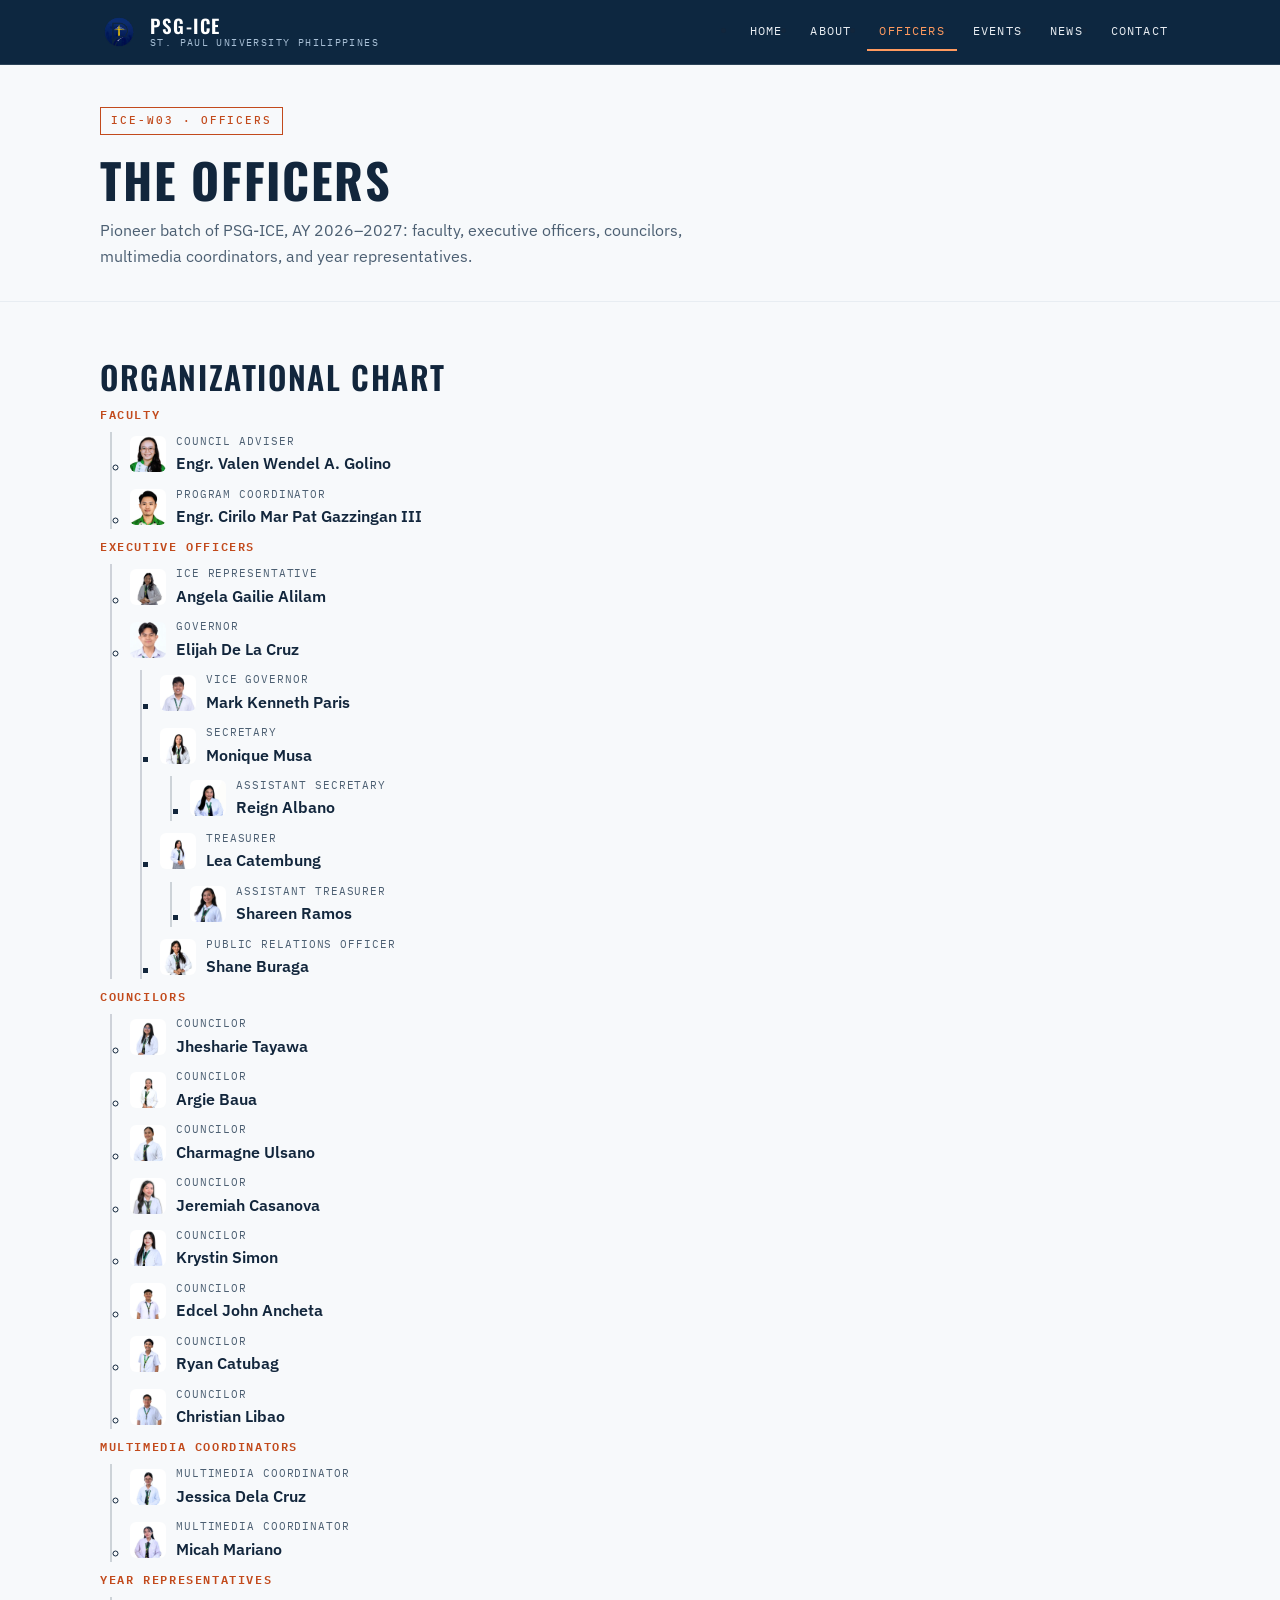
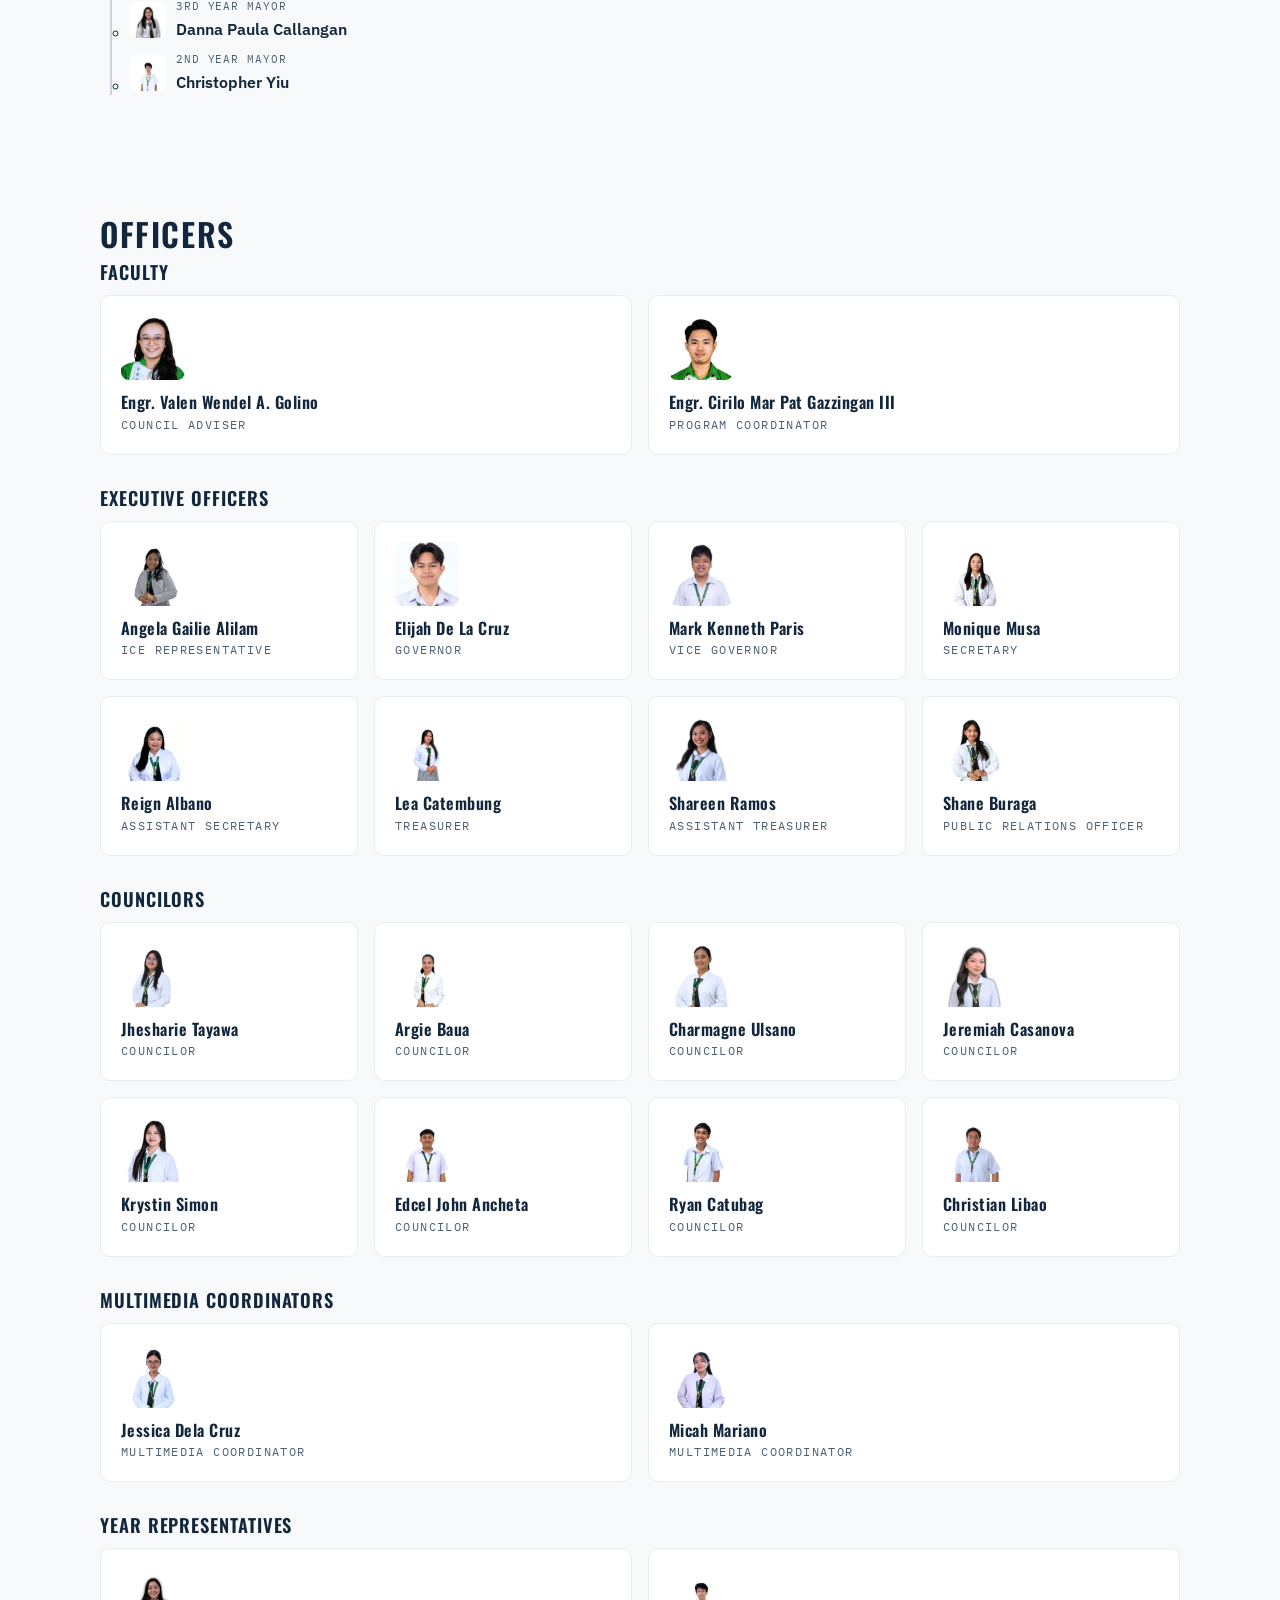
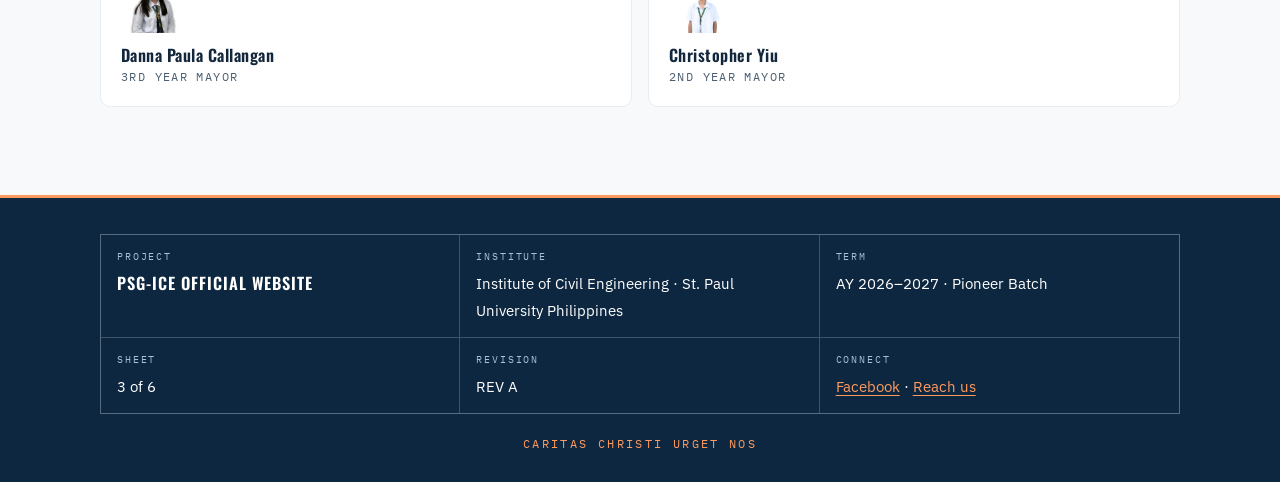
<file: officers.html>
<!DOCTYPE html>
<html lang="en">
<head>
  <meta charset="UTF-8">
  <meta name="viewport" content="width=device-width, initial-scale=1">
  <title>Officers &amp; Org Chart — PSG-ICE | Paulinian Student Government, Institute of Civil Engineering</title>
  <meta name="description" content="Officers and organizational structure of PSG-ICE, the Paulinian Student Government – Institute of Civil Engineering of St. Paul University Philippines, AY 2026–2027.">
  <script>document.documentElement.classList.add('js');</script>
  <style>html.wait body{visibility:hidden}</style>
  <script>
    /* Prevents layout shift: render.js builds the page content, so the first
       paint would otherwise show an empty shell and then jump. Hidden only
       while the 'wait' class is set, and 'wait' is only ever added when the
       'js' class above is present — so with JavaScript off the page is fully
       visible and the <noscript> notes below still show. */
    (function () {
      var de = document.documentElement;
      if (de.className.indexOf('js') === -1) { return; }
      de.className += ' wait';
      /* Failsafe armed here, in the head, so it still fires if a render
         script never loads: worst case the page reveals alone after 2.5 s
         rather than staying hidden. */
      setTimeout(function () { de.className = de.className.replace(/(^|\s)wait(\s|$)/, ' '); }, 2500);
    })();
  </script>
  <link rel="icon" type="image/png" sizes="32x32" href="assets/img/favicon-32.png">
  <link rel="icon" type="image/png" sizes="192x192" href="assets/img/favicon-192.png">
  <link rel="icon" type="image/png" sizes="512x512" href="assets/img/ice-logo.png">
  <link rel="apple-touch-icon" sizes="180x180" href="assets/img/apple-touch-icon.png">
  <meta property="og:site_name" content="PSG-ICE">
  <meta property="og:type" content="website">
  <meta property="og:title" content="Officers &amp; Org Chart — PSG-ICE | Paulinian Student Government, Institute of Civil Engineering">
  <meta property="og:description" content="Officers and organizational structure of PSG-ICE, the Paulinian Student Government – Institute of Civil Engineering of St. Paul University Philippines, AY 2026–2027.">
  <meta name="twitter:card" content="summary">
  <meta name="twitter:title" content="Officers &amp; Org Chart — PSG-ICE | Paulinian Student Government, Institute of Civil Engineering">
  <meta name="twitter:description" content="Officers and organizational structure of PSG-ICE, the Paulinian Student Government – Institute of Civil Engineering of St. Paul University Philippines, AY 2026–2027.">
  <link rel="stylesheet" href="assets/css/fonts.css">
  <link rel="stylesheet" href="assets/css/base.css">
  <link rel="stylesheet" href="assets/css/components.css">
  <noscript><style>
    @media (max-width:860px){
      .nav-toggle{display:none}
      .site-nav{display:block;position:static;background:none;border-bottom:0;padding:0}
      .site-nav ul{flex-direction:row;flex-wrap:wrap;gap:2px}
      .site-nav a{padding:6px 8px;font-size:.68rem;border-bottom:0}
    }
  </style></noscript>
  <!-- share:og (static, stamped by tools/stamp-share-tags.py -- do not hand-edit; re-run the tool after changing baseUrl) -->
  <meta property="og:url" content="https://psginstituteofcivilengineering.github.io/officers.html">
  <meta property="og:image" content="https://psginstituteofcivilengineering.github.io/assets/img/og-share-1200x630.png">
  <meta property="og:image:width" content="1200">
  <meta property="og:image:height" content="630">
  <meta property="og:image:alt" content="PSG-ICE - Institute of Civil Engineering · St. Paul University Philippines">
  <meta name="twitter:image" content="https://psginstituteofcivilengineering.github.io/assets/img/og-share-1200x630.png">
  <!-- /share:og -->
</head>
<body data-page="officers">
  <a class="skip-link" href="#main">Skip to main content</a>

  <header class="site-header on-dark">
    <div class="header-inner">
      <a class="brand" href="index.html">
        <img class="brand-logo" src="assets/img/logo-header-128.png" alt="" width="38" height="38">
        <span class="brand-text">
          <span class="brand-name nowrap">PSG-ICE</span>
          <span class="brand-sub">St. Paul University Philippines</span>
        </span>
      </a>
      <button class="nav-toggle" type="button" aria-expanded="false" aria-controls="site-nav" aria-label="Open menu">&#9776;</button>
      <nav class="site-nav" id="site-nav" aria-label="Primary">
        <ul>
          <li><a href="index.html">Home</a></li>
          <li><a href="about.html">About</a></li>
          <li><a href="officers.html" aria-current="page">Officers</a></li>
          <li><a href="events.html">Events</a></li>
          <li><a href="news.html">News</a></li>
          <li><a href="contact.html">Contact</a></li>
        </ul>
      </nav>
    </div>
  </header>

  <main id="main">
    <section class="page-head">
      <div class="page-head-inner">
        <span class="sheet-badge sheet-badge--light" aria-hidden="true">ICE-W03 &middot; OFFICERS</span>
        <h1>The Officers</h1>
        <p class="lede">Pioneer batch of PSG-ICE, AY 2026&ndash;2027: faculty, executive officers, councilors, multimedia coordinators, and year representatives.</p>
      </div>
    </section>

    <section class="section">
      <div class="section-head">
        <h2>Organizational Chart</h2>
      </div>
      <!-- Real text in semantic nested lists — screen-reader readable,
           no image-only chart. Built from assets/js/data/officers.js. -->
      <div id="org-chart"></div>
      <noscript><p class="ns-note">The roster and org chart render from site data (<code>assets/js/data/officers.js</code>). Enable JavaScript to view them.</p></noscript>
    </section>

    <section class="section">
      <div class="section-head">
        <h2>Officers</h2>
      </div>
      <div id="officer-sections"></div>
    </section>
  </main>

  <footer class="titleblock on-dark">
    <div class="titleblock-inner">
      <div class="titleblock-grid">
        <div class="tb-cell">
          <span class="tb-label">Project</span>
          <span class="tb-value tb-value--display">PSG-ICE Official Website</span>
        </div>
        <div class="tb-cell">
          <span class="tb-label">Institute</span>
          <span class="tb-value">Institute of Civil Engineering &middot; St. Paul University Philippines</span>
        </div>
        <div class="tb-cell">
          <span class="tb-label">Term</span>
          <span class="tb-value">AY 2026&ndash;2027 &middot; Pioneer Batch</span>
        </div>
        <div class="tb-cell">
          <span class="tb-label">Sheet</span>
          <span class="tb-value">3 of 6</span>
        </div>
        <div class="tb-cell">
          <span class="tb-label">Revision</span>
          <span class="tb-value">REV A</span>
        </div>
        <div class="tb-cell">
          <span class="tb-label">Connect</span>
          <span class="tb-value"><a href="https://www.facebook.com/spupice" target="_blank" rel="noopener noreferrer">Facebook</a><span class="dot-sep" aria-hidden="true">&middot;</span><a href="contact.html">Reach us</a></span>
        </div>
      </div>
      <p class="titleblock-motto">Caritas Christi Urget Nos</p>
    </div>
  </footer>

  <script src="assets/js/data/officers.js"></script>
  <script src="assets/js/data/site-config.js"></script>
  <script src="assets/js/render.js"></script>
  <script src="assets/js/nav.js"></script>
  <script>
    /* Content is built (this runs after render.js and nav.js). Reveal once the
       webfonts have settled too, so text does not reflow in view; the head
       failsafe above still caps the wait at 2.5s. */
    (function () {
      var de = document.documentElement;
      function go() { de.className = de.className.replace(/(^|\s)wait(\s|$)/, ' '); }
      if (document.fonts && document.fonts.ready && document.fonts.ready.then) {
        document.fonts.ready.then(go);
        setTimeout(go, 1200);
      } else { go(); }
    })();
  </script>
</body>
</html>
</file>
<file: assets/css/fonts.css>
/* Self-hosted latin subsets (OFL). Weights = only those used by the site CSS. */
@font-face{font-family:'Oswald';font-style:normal;font-weight:400;font-display:swap;
  src:url('../fonts/oswald-400-latin.woff2') format('woff2');
  unicode-range:U+0000-00FF,U+0131,U+0152-0153,U+02BB-02BC,U+02C6,U+02DA,U+02DC,U+0304,U+0308,U+0329,U+2000-206F,U+20AC,U+2122,U+2191,U+2193,U+2212,U+2215,U+FEFF,U+FFFD;}
@font-face{font-family:'Oswald';font-style:normal;font-weight:600;font-display:swap;
  src:url('../fonts/oswald-600-latin.woff2') format('woff2');
  unicode-range:U+0000-00FF,U+0131,U+0152-0153,U+02BB-02BC,U+02C6,U+02DA,U+02DC,U+0304,U+0308,U+0329,U+2000-206F,U+20AC,U+2122,U+2191,U+2193,U+2212,U+2215,U+FEFF,U+FFFD;}
@font-face{font-family:'Oswald';font-style:normal;font-weight:700;font-display:swap;
  src:url('../fonts/oswald-700-latin.woff2') format('woff2');
  unicode-range:U+0000-00FF,U+0131,U+0152-0153,U+02BB-02BC,U+02C6,U+02DA,U+02DC,U+0304,U+0308,U+0329,U+2000-206F,U+20AC,U+2122,U+2191,U+2193,U+2212,U+2215,U+FEFF,U+FFFD;}
@font-face{font-family:'IBM Plex Sans';font-style:normal;font-weight:400;font-display:swap;
  src:url('../fonts/ibm-plex-sans-400-latin.woff2') format('woff2');
  unicode-range:U+0000-00FF,U+0131,U+0152-0153,U+02BB-02BC,U+02C6,U+02DA,U+02DC,U+0304,U+0308,U+0329,U+2000-206F,U+20AC,U+2122,U+2191,U+2193,U+2212,U+2215,U+FEFF,U+FFFD;}
@font-face{font-family:'IBM Plex Sans';font-style:normal;font-weight:600;font-display:swap;
  src:url('../fonts/ibm-plex-sans-600-latin.woff2') format('woff2');
  unicode-range:U+0000-00FF,U+0131,U+0152-0153,U+02BB-02BC,U+02C6,U+02DA,U+02DC,U+0304,U+0308,U+0329,U+2000-206F,U+20AC,U+2122,U+2191,U+2193,U+2212,U+2215,U+FEFF,U+FFFD;}
@font-face{font-family:'IBM Plex Mono';font-style:normal;font-weight:400;font-display:swap;
  src:url('../fonts/ibm-plex-mono-400-latin.woff2') format('woff2');
  unicode-range:U+0000-00FF,U+0131,U+0152-0153,U+02BB-02BC,U+02C6,U+02DA,U+02DC,U+0304,U+0308,U+0329,U+2000-206F,U+20AC,U+2122,U+2191,U+2193,U+2212,U+2215,U+FEFF,U+FFFD;}
@font-face{font-family:'IBM Plex Mono';font-style:normal;font-weight:500;font-display:swap;
  src:url('../fonts/ibm-plex-mono-500-latin.woff2') format('woff2');
  unicode-range:U+0000-00FF,U+0131,U+0152-0153,U+02BB-02BC,U+02C6,U+02DA,U+02DC,U+0304,U+0308,U+0329,U+2000-206F,U+20AC,U+2122,U+2191,U+2193,U+2212,U+2215,U+FEFF,U+FFFD;}
@font-face{font-family:'IBM Plex Mono';font-style:normal;font-weight:600;font-display:swap;
  src:url('../fonts/ibm-plex-mono-600-latin.woff2') format('woff2');
  unicode-range:U+0000-00FF,U+0131,U+0152-0153,U+02BB-02BC,U+02C6,U+02DA,U+02DC,U+0304,U+0308,U+0329,U+2000-206F,U+20AC,U+2122,U+2191,U+2193,U+2212,U+2215,U+FEFF,U+FFFD;}
</file>
<file: assets/css/base.css>
/* ============================================================
   PSG-ICE · base.css — Stage 1 (rev 2, post-review)
   Institute layer (Blueprint): tokens, reset, typography, buttons.
   Global chrome ONLY — Monte Carlo tokens live in components.css
   and are scoped strictly to .mc-* event blocks.

   Contrast-verified pairs (WCAG AA). Hard rules when editing:
   · --orange-fill         → filled buttons w/ white text (4.89:1);
                             link text on white/paper ONLY
                             (4.16:1 on --line = FAIL → use --ink there)
   · Links on any dark surface default to --orange-text-on-dark
     via `.on-dark a` — button/brand/nav selectors are written at
     higher specificity so they keep their own colors.
   ============================================================ */

:root{
  /* --- Blueprint (institute layer) --- */
  --blueprint:#16385a;
  --blueprint-deep:#0d2740;
  --blueprint-panel:#1c4468;
  --line:#e8edf2;
  --paper:#f7f9fb;
  --white:#ffffff;

  --ink:#12263c;           /* body text on light (≥14.54:1) */
  --ink-muted:#4c5f72;     /* secondary text on light (≥5.59:1) */
  --cloud:#a9c0d6;         /* muted text on dark (≥5.39:1) */

  /* Orange — split per accessibility conditions */
  --orange-text-on-dark:#ff9a5f; /* text & thin lines on navy */
  --orange-fill:#c24a1c;         /* filled buttons/badges, links on white/paper */

  /* --- Type --- */
  --font-display:'Oswald','Arial Narrow',sans-serif;
  --font-body:'IBM Plex Sans',system-ui,-apple-system,'Segoe UI',sans-serif;
  --font-mono:'IBM Plex Mono',ui-monospace,'Courier New',monospace;

  /* --- Metrics --- */
  --nav-h:64px;
  --maxw:1120px;
  --radius:10px;
}

*,*::before,*::after{box-sizing:border-box;margin:0;padding:0}
html{-webkit-text-size-adjust:100%;scroll-behavior:smooth}
body{
  font-family:var(--font-body);
  font-size:1rem;
  line-height:1.65;
  color:var(--ink);
  background:var(--paper);
  min-height:100vh;
  display:flex;
  flex-direction:column;
}
main{flex:1;display:block}
img,svg{max-width:100%;display:block}
ul[class],ol[class]{list-style:none}
button{font:inherit;color:inherit}
h1,h2,h3,h4{line-height:1.2;text-wrap:balance}
p{text-wrap:pretty}

/* Links: light surfaces default orange-fill; dark surfaces default
   orange-text-on-dark (5.75 / 7.27 / 4.84 on the three navies). */
a{color:var(--orange-fill)}
.on-dark a{color:var(--orange-text-on-dark)}

/* --- Typography primitives --- */
.mono-label{
  font-family:var(--font-mono);
  font-size:.72rem;
  letter-spacing:.12em;
  text-transform:uppercase;
  color:var(--ink-muted);
}
.nowrap{white-space:nowrap}

/* --- Buttons ---
   .btn.btn-* = (0,2,0): deterministically outranks `.on-dark a` (0,1,1)
   so hero buttons keep their own colors. */
.btn{
  display:inline-flex;align-items:center;gap:8px;
  font-family:var(--font-mono);font-size:.78rem;font-weight:600;
  letter-spacing:.12em;text-transform:uppercase;text-decoration:none;
  padding:12px 20px;border-radius:6px;border:2px solid transparent;cursor:pointer;
}
.btn.btn-primary{background:var(--orange-fill);border-color:var(--orange-fill);color:var(--white)}
.btn.btn-primary:hover{background:#a83e14;border-color:#a83e14}
.btn.btn-ghost{background:transparent;border-color:var(--orange-text-on-dark);color:var(--orange-text-on-dark)}
.btn.btn-ghost:hover{background:rgba(255,154,95,.14);color:var(--white);border-color:var(--white)}

/* --- Focus (per-surface outline colors, both ≥3:1) --- */
a:focus-visible,button:focus-visible,iframe:focus-visible,[tabindex]:focus-visible{
  outline:3px solid var(--orange-fill);outline-offset:2px;
}
.on-dark a:focus-visible,.on-dark button:focus-visible,
.on-dark iframe:focus-visible,.on-dark [tabindex]:focus-visible{outline-color:var(--orange-text-on-dark)}

/* --- Utilities --- */
.skip-link{
  position:absolute;left:16px;top:-56px;z-index:100;
  background:var(--orange-fill);color:var(--white);
  padding:10px 16px;border-radius:0 0 6px 6px;
  font-family:var(--font-mono);font-size:.8rem;text-decoration:none;
  transition:top .15s ease;
}
.skip-link:focus{top:0}
.sr-only{
  position:absolute;width:1px;height:1px;padding:0;margin:-1px;
  overflow:hidden;clip:rect(0 0 0 0);white-space:nowrap;border:0;
}
noscript .ns-note{
  display:block;background:var(--blueprint-panel);color:var(--white);
  padding:16px 20px;border-radius:var(--radius);font-size:.92rem;
}
noscript .ns-note a{color:var(--orange-text-on-dark)} /* 4.84:1 on panel */
</file>
<file: assets/css/components.css>
/* ============================================================
   PSG-ICE · components.css — Stage 1 (rev 2, post-review)
   Header/nav, hero, sheet badges, sections, cards, MC event
   card, status pills, title-block footer, reveal-on-scroll.

   MONTE CARLO BOUNDARY RULE: every token prefixed --mc-* or
   --team-* is used ONLY inside .mc-* classes (event cards /
   event detail blocks). Never reference them in global chrome
   (header, nav, footer, page headings, buttons).
   ============================================================ */

:root{
  /* Event layer — Monte Carlo.
     EXACT values from the canonical ticket page
     (ejangdc69/ICE-Socialization-Night · index.html).
     Audited constraints — do NOT violate when editing:
     · --mc-gold text on --mc-ivory = 1.80:1 FAIL → never use
       gold as text on ivory; gold is a fill (w/ midnight text)
       or text on midnight/felt (7.08 / 9.20:1).
     · --team-vesperian on --mc-ivory = 4.34:1 FAIL for normal
       text → vesperian is chips/dots/decorative on ivory; as
       text use on white only (5.06:1). */
  --mc-felt:#0a0e13;
  --mc-felt-deep:#05070a;
  --mc-ivory:#f3ede1;
  --mc-gold:#d4af37;         /* gold foil */
  --mc-midnight:#16283f;
  --mc-burgundy:#5c1a2e;
  /* Institute teams — exact ticket-page values (event contexts only) */
  --team-lucarian:#16283f;  /* 5th year — midnight blue */
  --team-vesperian:#8a6a12; /* 4th year & irregulars — gold */
  --team-monarch:#5c1a2e;   /* 1st–3rd year — burgundy */
}

/* ============ Header / Nav (Blueprint) ============ */
.site-header{
  position:sticky;top:0;z-index:50;
  background:var(--blueprint-deep);
  border-bottom:1px solid rgba(232,237,242,.14);
}
.header-inner{
  max-width:var(--maxw);margin:0 auto;padding:0 20px;
  min-height:var(--nav-h);
  display:flex;align-items:center;justify-content:space-between;gap:16px;
}
.brand{display:flex;align-items:center;gap:12px;text-decoration:none}
.on-dark a.brand{color:var(--white)} /* (0,2,1): beats `.on-dark a` regardless of file order */
.brand-logo{width:38px;height:38px;flex:none;border-radius:50%;object-fit:contain}
.brand-text{line-height:1.15}
.brand-name{
  display:block;font-family:var(--font-display);font-weight:600;
  font-size:1.18rem;letter-spacing:.08em;
}
.brand-sub{
  display:block;font-family:var(--font-mono);font-size:.62rem;
  letter-spacing:.14em;text-transform:uppercase;color:var(--cloud);
}
.nav-toggle{
  display:none;background:none;border:1.5px solid var(--cloud);
  color:var(--line);padding:6px 12px;font-family:var(--font-mono);
  font-size:.9rem;line-height:1;cursor:pointer;border-radius:4px;
}
.site-nav ul{display:flex;flex-wrap:wrap;gap:4px}
.site-nav a{ /* (0,1,1) + later file: keeps nav links --line over `.on-dark a` */
  display:block;padding:8px 12px;text-decoration:none;color:var(--line);
  font-family:var(--font-mono);font-size:.74rem;letter-spacing:.1em;
  text-transform:uppercase;border-bottom:2px solid transparent;
}
.site-nav a:hover{color:var(--white)}
.site-nav a[aria-current="page"]{
  color:var(--orange-text-on-dark);border-bottom-color:var(--orange-text-on-dark);
}
@media (max-width:860px){
  .nav-toggle{display:block}
  .site-nav{
    position:absolute;top:var(--nav-h);left:0;right:0;display:none;
    background:var(--blueprint-deep);
    border-bottom:1px solid rgba(232,237,242,.14);
    padding:8px 20px 16px;
  }
  .site-nav.open{display:block}
  .site-nav ul{flex-direction:column;gap:0}
  .site-nav a{
    padding:13px 4px;font-size:.8rem;
    border-bottom:1px solid rgba(232,237,242,.1);
  }
  .site-nav a[aria-current="page"]{border-bottom-color:var(--orange-text-on-dark)}
}
@media (max-width:480px){
  .brand-sub{display:none}
}

/* ============ Hero (Blueprint) ============ */
.hero{position:relative;background:var(--blueprint);color:var(--white);overflow:hidden}
.hero::before{ /* decorative blueprint grid — pseudo-element, never announced */
  content:"";position:absolute;inset:0;pointer-events:none;
  background-image:
    linear-gradient(rgba(232,237,242,.05) 1px,transparent 1px),
    linear-gradient(90deg,rgba(232,237,242,.05) 1px,transparent 1px);
  background-size:28px 28px;
}
.hero-inner{position:relative;max-width:var(--maxw);margin:0 auto;padding:52px 20px 84px}
.sheet-badge{ /* decorative (aria-hidden in markup); own line — never crowds the title */
  display:inline-block;font-family:var(--font-mono);font-size:.68rem;font-weight:500;
  letter-spacing:.18em;color:var(--orange-text-on-dark);
  border:1px solid var(--orange-text-on-dark);padding:4px 10px;margin:0 0 16px;
}
.hero-eyebrow{
  font-family:var(--font-mono);font-size:.78rem;letter-spacing:.16em;
  text-transform:uppercase;color:var(--orange-text-on-dark);margin-bottom:14px;
}
.hero h1{
  font-family:var(--font-display);font-weight:700;text-transform:uppercase;
  font-size:clamp(2.6rem,8vw,4.4rem);letter-spacing:.04em;line-height:1.02;
}
.hero-sub{
  font-family:var(--font-display);font-weight:400;text-transform:uppercase;
  font-size:clamp(1.02rem,2.6vw,1.4rem);letter-spacing:.05em;
  color:var(--line);margin-top:10px;
}
.hero-rule{width:72px;height:4px;border:0;background:var(--orange-text-on-dark);margin:20px 0}
.hero-meta{
  font-family:var(--font-mono);font-size:.78rem;letter-spacing:.12em;
  text-transform:uppercase;color:var(--cloud);
}
.hero-meta .bar{color:var(--orange-text-on-dark);padding:0 2px}
.hero-actions{display:flex;flex-wrap:wrap;gap:12px;margin-top:28px}

/* ============ Event banner (Monte Carlo — contained) ============ */
.banner-section{
  position:relative;z-index:2;
  max-width:var(--maxw);margin:-40px auto 0;padding:0 20px;
}
@media (max-width:600px){.banner-section{margin-top:-32px}}

.mc-event-card{min-width:0;overflow-wrap:anywhere;
  background:var(--mc-ivory);color:var(--mc-midnight);
  border:1px solid rgba(27,36,64,.18);border-top:4px solid var(--mc-burgundy);
  border-radius:var(--radius);padding:22px 24px;
  box-shadow:0 10px 30px rgba(13,39,64,.14);
}
.mc-event-top{
  display:flex;align-items:center;justify-content:space-between;
  gap:12px;flex-wrap:wrap;margin-bottom:12px;
}
.mc-eyebrow{
  font-family:var(--font-mono);font-size:.68rem;letter-spacing:.18em;
  text-transform:uppercase;color:var(--mc-burgundy);
}
.mc-event-title{
  font-family:var(--font-display);font-weight:600;text-transform:uppercase;
  font-size:clamp(1.3rem,3.4vw,1.7rem);letter-spacing:.03em;
  color:var(--mc-midnight);line-height:1.15;
}
.mc-event-meta{
  font-family:var(--font-mono);font-size:.8rem;letter-spacing:.04em;
  color:var(--mc-burgundy);margin-top:8px;
}
.dot-sep{padding:0 4px} /* neutral separator (renamed from .mc-sep — it is not MC styling) */
.mc-event-status{font-weight:600;color:var(--mc-burgundy);margin-top:8px}
.mc-event-blurb{margin-top:8px;max-width:70ch}
.mc-event-link{margin-top:14px}
.mc-event-link a{
  font-family:var(--font-mono);font-size:.76rem;letter-spacing:.1em;
  text-transform:uppercase;color:var(--mc-burgundy);text-decoration:none;
  border-bottom:1.5px solid var(--mc-burgundy);padding-bottom:2px;
}
.mc-event-link a:hover{color:var(--mc-midnight);border-bottom-color:var(--mc-midnight)}

/* Status pills — MC layer (event contexts only) */
.mc-pill{
  display:inline-flex;align-items:center;gap:8px;
  font-family:var(--font-mono);font-size:.7rem;font-weight:600;
  letter-spacing:.14em;text-transform:uppercase;
  padding:5px 12px;border-radius:999px;
}
.mc-pill-dot{ /* felt ring keeps any team dot legible on any pill fill
                 (e.g. gold dot on gold 'confirmed' pill). Decorative. */
  width:8px;height:8px;border-radius:50%;flex:none;
  box-shadow:0 0 0 1px rgba(5,7,10,.35);
}
.mc-pill--confirmed{background:var(--mc-gold);color:var(--mc-midnight)}   /* 7.09:1 */
.mc-pill--postponed{background:var(--mc-burgundy);color:var(--mc-ivory)}  /* 10.97:1 */
.mc-pill--announced{background:var(--mc-midnight);color:var(--mc-ivory)}  /* 12.78:1 */

/* ============ Sections (Blueprint) ============ */
.section{max-width:var(--maxw);margin:0 auto;padding:56px 20px}
.section-head{
  display:flex;align-items:baseline;justify-content:space-between;
  gap:16px;flex-wrap:wrap;margin-bottom:8px;
}
.section-head h2{
  font-family:var(--font-display);font-weight:600;text-transform:uppercase;
  font-size:clamp(1.5rem,4vw,2rem);letter-spacing:.05em;color:var(--ink);
}
.section-lede{color:var(--ink-muted);max-width:60ch;margin-bottom:28px}
.link-mono{
  font-family:var(--font-mono);font-size:.76rem;letter-spacing:.08em;
  text-transform:uppercase;color:var(--orange-fill);text-decoration:none;
  border-bottom:1px solid transparent;padding-bottom:2px;overflow-wrap:anywhere;
}
.link-mono:hover{border-bottom-color:var(--orange-fill)}

/* ============ Cards — blueprint layer (light surfaces) ============ */
.card-grid{display:grid;grid-template-columns:repeat(auto-fit,minmax(min(230px,100%),1fr));gap:16px}
.card{
  min-width:0;overflow-wrap:anywhere; /* huge-text containment; no effect at normal sizes */
  background:var(--white);border:1px solid var(--line);
  border-radius:var(--radius);padding:20px;
  transition:transform .15s ease,box-shadow .15s ease;
}
.card:hover{transform:translateY(-2px);box-shadow:0 8px 24px rgba(13,39,64,.1)}
.quick-link{display:block;text-decoration:none;color:inherit}
.quick-link .mono-label{margin-bottom:6px}
.quick-link .card-no{color:var(--orange-fill)} /* 4.89:1 on white; aria-hidden in markup */
.quick-link h3{
  font-family:var(--font-display);font-weight:600;text-transform:uppercase;
  letter-spacing:.04em;font-size:1.12rem;color:var(--ink);margin-bottom:4px;
}
.quick-link p{color:var(--ink-muted);font-size:.92rem}
.news-card h3,.news-card h2{
  font-family:var(--font-display);font-weight:600;text-transform:uppercase;
  letter-spacing:.03em;font-size:1.05rem;line-height:1.25;
  color:var(--ink);margin:6px 0;
}
.news-card p{color:var(--ink-muted);font-size:.92rem}
.empty{color:var(--ink-muted);font-style:italic}

/* ============ Title-block footer (Blueprint motif) ============ */
.titleblock{
  background:var(--blueprint-deep);color:var(--line);
  border-top:3px solid var(--orange-text-on-dark); /* thin line on dark → lighter orange */
}
.titleblock-inner{max-width:var(--maxw);margin:0 auto;padding:36px 20px 28px}
.titleblock-grid{display:grid;grid-template-columns:1fr;border:1px solid rgba(232,237,242,.35)}
@media (min-width:601px){.titleblock-grid{grid-template-columns:1fr 1fr}}
@media (min-width:901px){.titleblock-grid{grid-template-columns:repeat(3,1fr)}}
.tb-cell{
  padding:14px 16px;min-width:0; /* grid item: allow shrink below content min-width at huge text sizes */
  border-right:1px solid rgba(232,237,242,.22);
  border-bottom:1px solid rgba(232,237,242,.22);
}
@media (min-width:901px){.tb-cell:nth-child(3n){border-right:0}}
@media (min-width:601px) and (max-width:900px){.tb-cell:nth-child(2n){border-right:0}}
@media (max-width:600px){.tb-cell{border-right:0}}
/* Last-row divider removal — strictly scoped to each breakpoint's column count:
   ≥901px → 3 cols (last 3 cells) · 601–900px → 2 cols (last 2) · ≤600px → 1 col (last 1) */
@media (min-width:901px){.titleblock-grid .tb-cell:nth-last-child(-n+3){border-bottom:0}}
@media (min-width:601px) and (max-width:900px){.titleblock-grid .tb-cell:nth-last-child(-n+2){border-bottom:0}}
@media (max-width:600px){.titleblock-grid .tb-cell:last-child{border-bottom:0}}
.tb-label,.tb-value{overflow-wrap:anywhere}
.tb-label{
  display:block;font-family:var(--font-mono);font-size:.64rem;
  letter-spacing:.18em;text-transform:uppercase;color:var(--cloud);margin-bottom:4px;
}
.tb-value{font-size:.92rem;color:var(--white)}
.tb-value--display{
  font-family:var(--font-display);font-weight:600;text-transform:uppercase;
  letter-spacing:.06em;font-size:1.02rem;
}
.titleblock-motto{
  margin-top:20px;text-align:center;font-family:var(--font-mono);
  font-size:.74rem;letter-spacing:.2em;text-transform:uppercase;
  color:var(--orange-text-on-dark);
}

/* ============ Page head (inner pages) ============ */
.page-head{background:var(--paper);border-bottom:1px solid var(--line)}
.page-head-inner{max-width:var(--maxw);margin:0 auto;padding:40px 20px 32px}
.sheet-badge--light{color:var(--orange-fill);border-color:var(--orange-fill)} /* 4.64:1 on paper */
.page-head h1{
  font-family:var(--font-display);font-weight:700;text-transform:uppercase;
  font-size:clamp(2rem,6vw,3rem);letter-spacing:.04em;color:var(--ink);
}
.page-head .lede{color:var(--ink-muted);max-width:60ch;margin-top:8px}

/* Guided-by faculty credit (reads officers.js) */
.guided-by-wrap{max-width:var(--maxw);margin:0 auto;padding:20px 20px 0}
.guided-by{color:var(--ink-muted);font-size:.95rem}
.guided-by strong{color:var(--ink);font-weight:600}

/* Org chart — semantic nested lists, connector lines decorative */
.org{margin-top:8px}
.org>li{margin-bottom:20px}
.org ul{margin:8px 0 4px 10px;padding-left:18px;border-left:2px solid rgba(18,38,60,.18)}
.org li{margin:8px 0}
.org-tier-label{
  display:block;font-family:var(--font-mono);font-size:.72rem;font-weight:600;
  letter-spacing:.14em;text-transform:uppercase;color:var(--orange-fill); /* 4.64:1 on paper */
}
.org-pos{
  display:block;font-family:var(--font-mono);font-size:.7rem;
  letter-spacing:.08em;text-transform:uppercase;color:var(--ink-muted);
}
.org-name{font-weight:600;color:var(--ink)}

/* Officer cards */
.officer-tier{margin-bottom:32px}
.officer-tier h3{
  font-family:var(--font-display);font-weight:600;text-transform:uppercase;
  letter-spacing:.05em;font-size:1.15rem;color:var(--ink);margin-bottom:12px;
}
/* Officer photos: ONE 192x192 file per officer, used at 64px in the card
   grid and 36px in the org chart — same URL, so one download, cached. */
.officer-photo,.officer-initials,.officer-silhouette{width:64px;height:64px;border-radius:8px}
.officer-photo{object-fit:cover}
.org-photo{width:36px;height:36px;border-radius:6px;object-fit:cover;flex:none}
/* Neutral placeholder for officers with no photo yet. Decorative only:
   the name and position are always real text beside it. */
.officer-silhouette,.org-silhouette{
  position:relative;flex:none;display:block;overflow:hidden;
  background:var(--line);border:1px solid rgba(18,38,60,.18);
}
.officer-silhouette{border-radius:8px}
.org-silhouette{width:36px;height:36px;border-radius:6px}
.officer-silhouette::before,.officer-silhouette::after,
.org-silhouette::before,.org-silhouette::after{
  content:"";position:absolute;left:50%;transform:translateX(-50%);
  background:var(--blueprint-panel);
}
.officer-silhouette::before,.org-silhouette::before{ /* head */
  top:24%;width:36%;height:36%;border-radius:50%;
}
.officer-silhouette::after,.org-silhouette::after{ /* shoulders */
  bottom:-4%;width:64%;height:46%;border-radius:50% 50% 0 0;
}
.org-person-row{display:flex;align-items:center;gap:10px}
.org-person-text{min-width:0}
.org-person-text .org-name{overflow-wrap:anywhere}
.officer-initials{ /* white on panel = 10.12:1 */
  display:grid;place-items:center;background:var(--blueprint-panel);color:var(--white);
  font-family:var(--font-mono);font-weight:600;font-size:1.15rem;letter-spacing:.05em;
}
.officer-card h4{
  font-family:var(--font-display);font-weight:600;font-size:1.02rem;
  letter-spacing:.03em;color:var(--ink);margin-top:12px;line-height:1.25;
}
.officer-card .mono-label{margin-top:2px}

/* About blocks */
.about-block{padding-top:8px;padding-bottom:8px}
.about-block p{max-width:70ch;margin-bottom:12px}
.mission-list,.values-list{margin:4px 0 0 20px;max-width:70ch}
ol.mission-list{list-style:decimal} /* restore numbering stripped by the reset */
.mission-list li,.values-list li{margin:6px 0}
.values-list strong{color:var(--ink)}

/* Title-block links (footer Connect → contact page) */
.titleblock a{text-decoration:underline;text-underline-offset:3px}

/* News card outbound link */
.news-link{margin-top:10px}

/* Events page — stacked MC cards + milestones (blueprint layer) */
.event-stack{display:grid;gap:16px;max-width:760px}
.events-updated{margin:0 0 20px}
.milestone-card h3{
  font-family:var(--font-display);font-weight:600;text-transform:uppercase;
  letter-spacing:.03em;font-size:1.05rem;line-height:1.25;
  color:var(--ink);margin:6px 0;
}
.milestone-card p{color:var(--ink-muted);font-size:.92rem}
.milestone-photo{margin-top:12px;border-radius:6px}

/* Contact page */
.contact-scope{color:var(--ink-muted);margin-top:14px}
.contact-fallback{margin-bottom:12px}
.tally-frame{ /* generous height so the 4-field form never clips on phones */
  width:100%;min-height:900px;height:900px;border:0;
  border-radius:var(--radius);background:var(--white);
}

/* ============ Reveal-on-scroll (progressive: hidden only when JS is on) ============ */
.js .reveal{opacity:0;transform:translateY(12px);transition:opacity .5s ease,transform .5s ease}
.js .reveal.is-revealed{opacity:1;transform:none}
@media print{.js .reveal{opacity:1;transform:none}}
@media (prefers-reduced-motion:reduce){
  html{scroll-behavior:auto}
  .js .reveal{opacity:1;transform:none;transition:none}
  .card{transition:none}
  .skip-link{transition:none}
}
</file>
